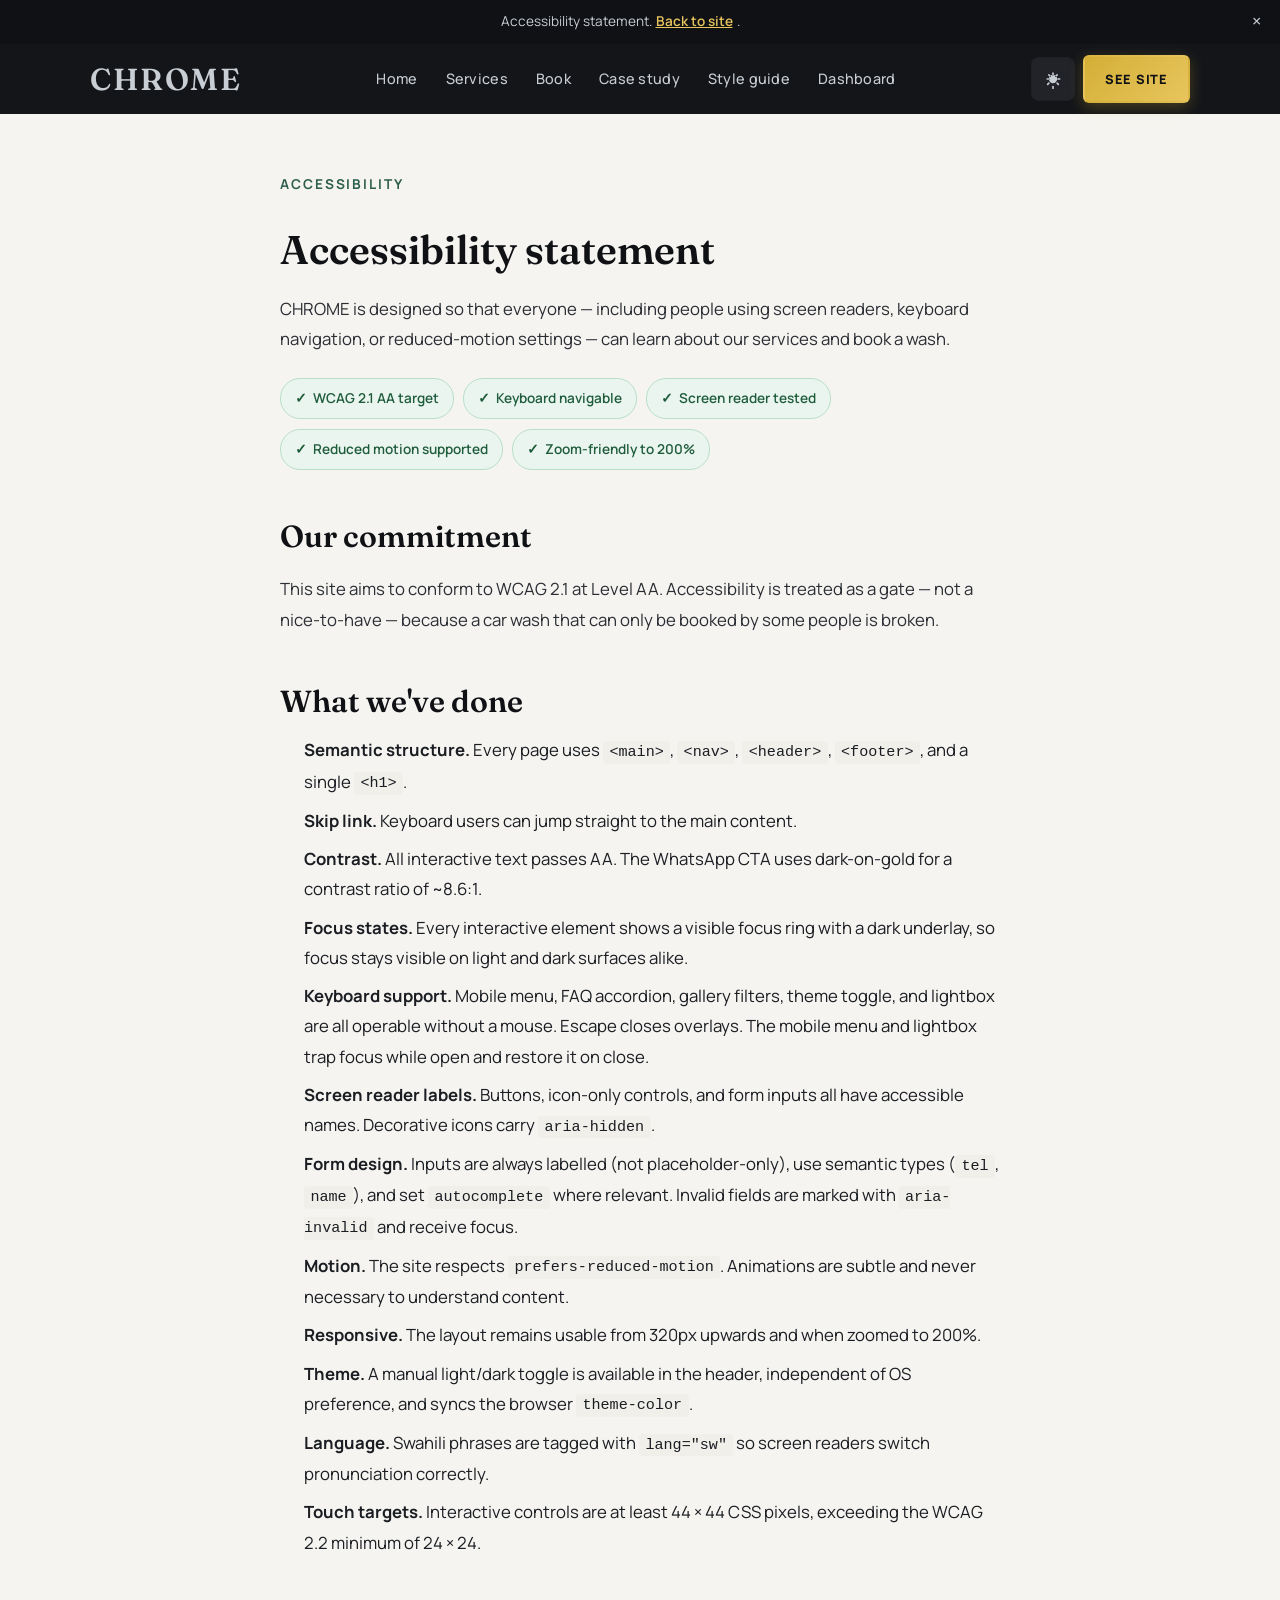
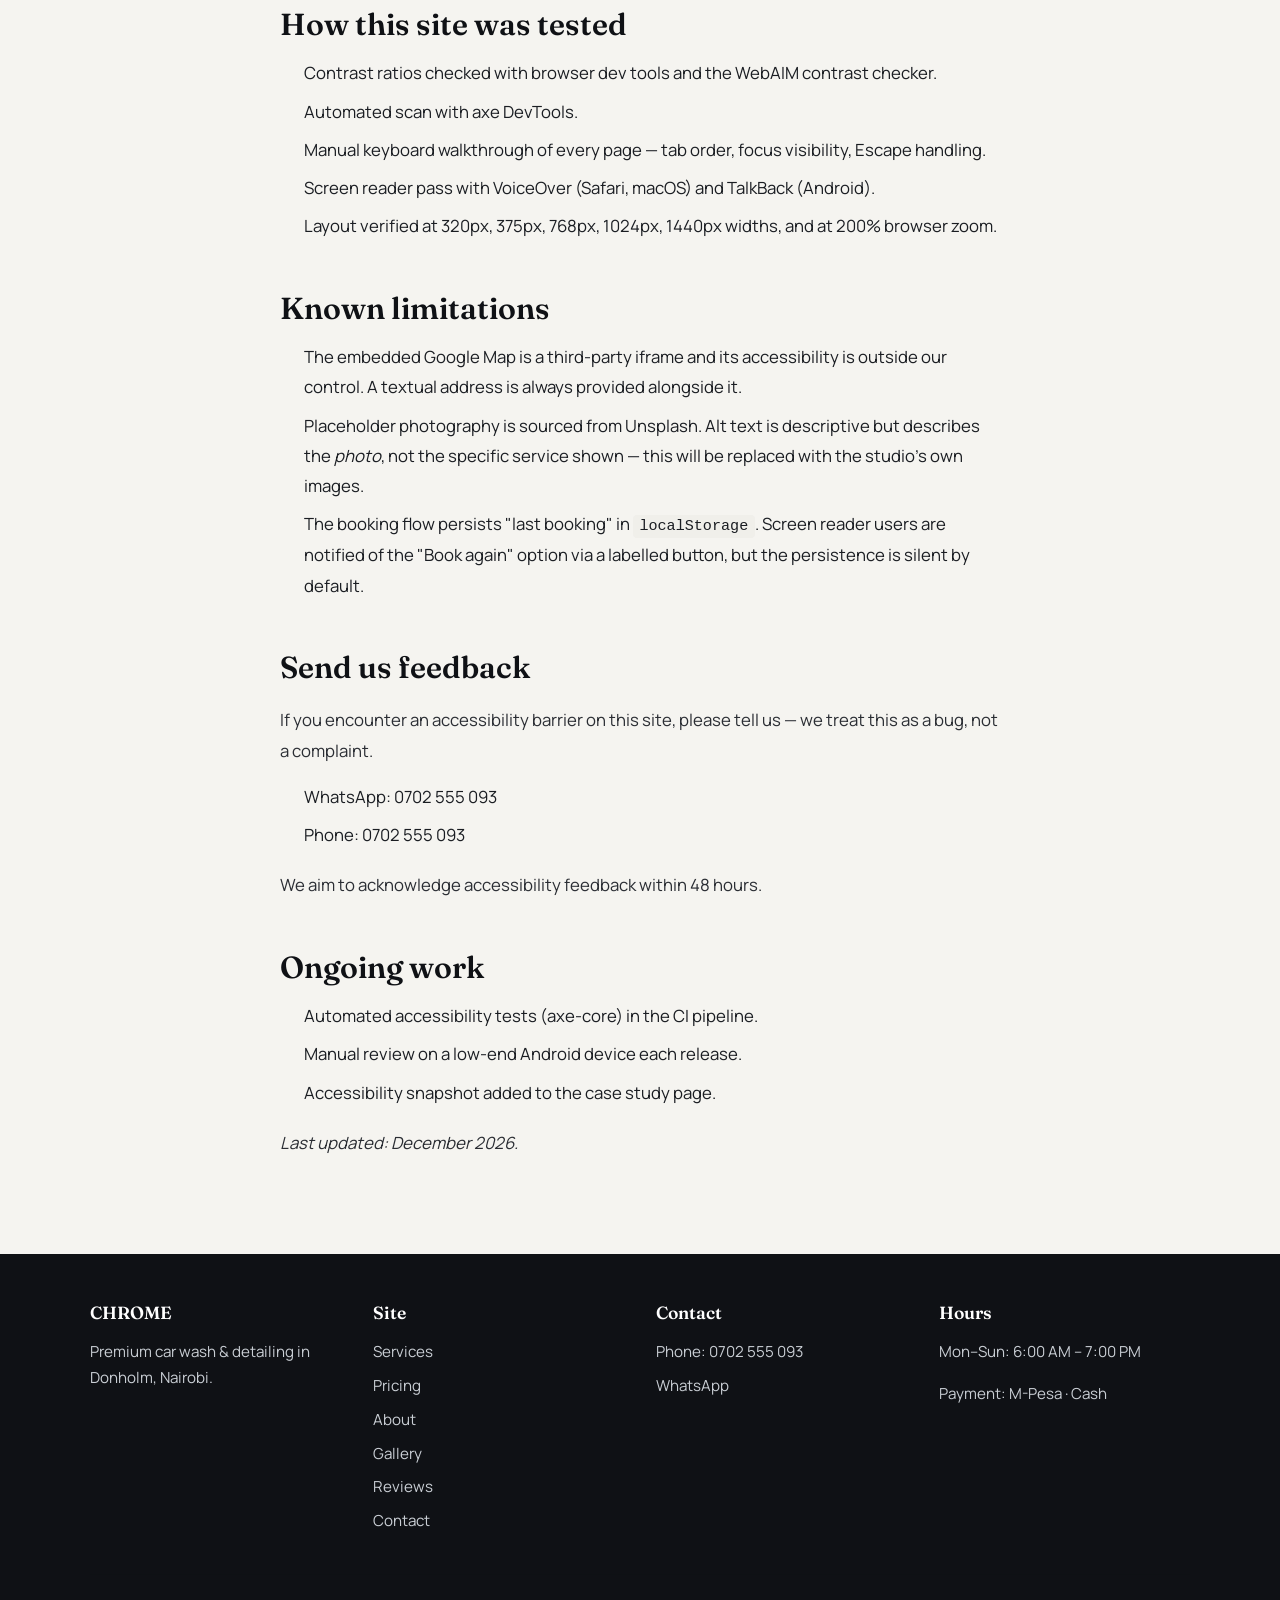
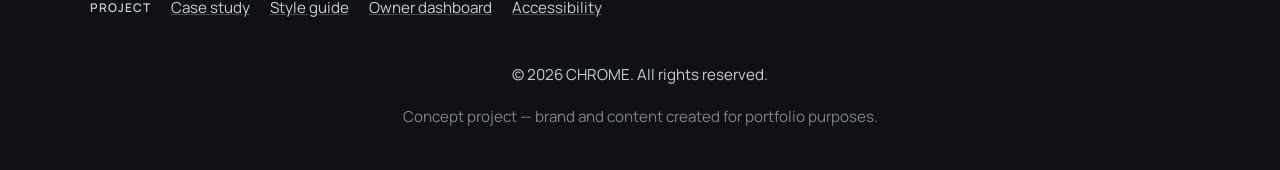
<file: accessibility.html>
<!DOCTYPE html>
<html lang="en">
<head>
  <meta charset="UTF-8">
  <meta name="viewport" content="width=device-width, initial-scale=1.0, viewport-fit=cover">
  <title>Accessibility Statement — CHROME Car Wash & Detailing</title>
  <meta name="description" content="CHROME's accessibility statement — what we tested, what we target (WCAG 2.1 AA), known limitations, and how to send feedback.">
  <meta name="theme-color" content="#0F1115">

  <meta property="og:type" content="article">
  <meta property="og:site_name" content="CHROME Car Wash & Detailing">
  <meta property="og:locale" content="en_KE">
  <meta property="og:title" content="Accessibility Statement — CHROME">
  <meta property="og:description" content="WCAG 2.1 AA target, testing notes, known limitations, and feedback channel.">
  <meta property="og:image" content="https://images.unsplash.com/photo-1607860108855-64acf2078ed9?auto=format&fit=crop&w=1200&h=630&q=75">
  <meta property="og:image:width" content="1200">
  <meta property="og:image:height" content="630">
  <meta property="og:url" content="https://chrome-carwash.example/accessibility.html">

  <meta name="twitter:card" content="summary_large_image">
  <meta name="twitter:title" content="Accessibility Statement — CHROME">
  <meta name="twitter:description" content="WCAG 2.1 AA target. Read our testing notes and known limitations.">
  <meta name="twitter:image" content="https://images.unsplash.com/photo-1607860108855-64acf2078ed9?auto=format&fit=crop&w=1200&h=630&q=75">

  <link rel="canonical" href="https://chrome-carwash.example/accessibility.html">
  <link rel="manifest" href="manifest.webmanifest">
  <link rel="apple-touch-icon" href="apple-touch-icon.png">
  <link rel="icon" href="data:image/svg+xml,%3Csvg xmlns='http://www.w3.org/2000/svg' viewBox='0 0 32 32'%3E%3Crect width='32' height='32' rx='6' fill='%230F1115'/%3E%3Ctext x='16' y='23' font-family='Georgia,serif' font-size='20' font-weight='600' text-anchor='middle' fill='%23D4AF37'%3EC%3C/text%3E%3C/svg%3E">

  <script>
    (function () {
      try {
        var t = localStorage.getItem('chrome-theme');
        if (!t) t = window.matchMedia('(prefers-color-scheme: light)').matches ? 'light' : 'dark';
        if (t === 'light') document.documentElement.setAttribute('data-theme', 'light');
        var m = document.querySelector('meta[name="theme-color"]');
        if (m) m.content = t === 'light' ? '#F5F4F0' : '#0F1115';
      } catch (e) {}
    })();
  </script>

  <link rel="preconnect" href="https://fonts.googleapis.com">
  <link rel="preconnect" href="https://fonts.gstatic.com" crossorigin>
  <link rel="preconnect" href="https://wa.me">
  <link rel="stylesheet" href="https://fonts.googleapis.com/css2?family=Fraunces:opsz,wght@9..144,500;9..144,600&family=Manrope:wght@400;500;600;700;800&display=swap" media="print" onload="this.media='all'">
  <noscript><link rel="stylesheet" href="https://fonts.googleapis.com/css2?family=Fraunces:opsz,wght@9..144,500;9..144,600&family=Manrope:wght@400;500;600;700;800&display=swap"></noscript>

  <link rel="stylesheet" href="style.css">
</head>
<body>
  <a href="#main" class="skip-link">Skip to content</a>

  <div class="announcement-bar" id="announcement-bar">
    Accessibility statement. <a href="index.html">Back to site</a>.
    <button class="announcement-dismiss" type="button" aria-label="Dismiss announcement">×</button>
  </div>

  <header class="header">
    <nav class="nav container" aria-label="Main navigation">
      <a href="index.html" class="logo" aria-label="CHROME — Home">CHROME</a>
      <ul class="nav-menu" id="nav-menu">
        <li><a href="index.html">Home</a></li>
        <li><a href="services.html">Services</a></li>
        <li><a href="book.html">Book</a></li>
        <li><a href="case-study.html">Case study</a></li>
        <li><a href="styleguide.html">Style guide</a></li>
        <li><a href="dashboard.html">Dashboard</a></li>
        <li class="nav-menu-cta"><a href="index.html" class="btn btn-whatsapp">See live site</a></li>
      </ul>
      <div class="nav-actions">
        <button class="nav-icon-btn theme-toggle" type="button" aria-label="Toggle theme" aria-pressed="false">
          <svg class="icon-moon" viewBox="0 0 24 24" aria-hidden="true"><path d="M21.64 13a1 1 0 0 0-1.05-.14 8 8 0 0 1-3.37.73 8.15 8.15 0 0 1-8.14-8.1 8.59 8.59 0 0 1 .25-2A1 1 0 0 0 8 2.36 10.14 10.14 0 1 0 22 14.05a1 1 0 0 0-.36-1.05z"/></svg>
          <svg class="icon-sun" viewBox="0 0 24 24" aria-hidden="true"><path d="M12 17a5 5 0 1 0 0-10 5 5 0 0 0 0 10zm0-13a1 1 0 0 1 1 1v2a1 1 0 0 1-2 0V5a1 1 0 0 1 1-1zm0 16a1 1 0 0 1 1 1v2a1 1 0 0 1-2 0v-2a1 1 0 0 1 1-1zM4 12a1 1 0 0 1 1-1h2a1 1 0 0 1 0 2H5a1 1 0 0 1-1-1zm13 0a1 1 0 0 1 1-1h2a1 1 0 0 1 0 2h-2a1 1 0 0 1-1-1zM6.34 6.34a1 1 0 0 1 1.41 0l1.42 1.42a1 1 0 1 1-1.41 1.41L6.34 7.76a1 1 0 0 1 0-1.42zm9.9 9.9a1 1 0 0 1 1.41 0l1.42 1.41a1 1 0 1 1-1.42 1.42l-1.41-1.42a1 1 0 0 1 0-1.41zm1.41-9.9a1 1 0 0 1 0 1.41l-1.41 1.42a1 1 0 1 1-1.42-1.42l1.42-1.41a1 1 0 0 1 1.41 0zm-9.9 9.9a1 1 0 0 1 0 1.41l-1.41 1.42a1 1 0 1 1-1.42-1.42l1.42-1.41a1 1 0 0 1 1.41 0z"/></svg>
        </button>
        <a href="index.html" class="btn btn-whatsapp nav-cta-desktop">See site</a>
        <button class="hamburger" type="button" aria-label="Open menu" aria-expanded="false" aria-controls="nav-menu">
          <span></span><span></span><span></span>
        </button>
      </div>
    </nav>
  </header>

  <main id="main">

    <section class="section section-light pt-3-5">
      <div class="container">
        <div class="article">
          <span class="eyebrow">ACCESSIBILITY</span>
          <h1 class="article-h1">Accessibility statement</h1>
          <p class="lead">CHROME is designed so that everyone — including people using screen readers, keyboard navigation, or reduced-motion settings — can learn about our services and book a wash.</p>

          <div class="a11y-badges">
            <span class="a11y-badge">WCAG 2.1 AA target</span>
            <span class="a11y-badge">Keyboard navigable</span>
            <span class="a11y-badge">Screen reader tested</span>
            <span class="a11y-badge">Reduced motion supported</span>
            <span class="a11y-badge">Zoom-friendly to 200%</span>
          </div>

          <h2>Our commitment</h2>
          <p>This site aims to conform to <a href="https://www.w3.org/TR/WCAG21/" rel="noopener">WCAG 2.1</a> at Level AA. Accessibility is treated as a gate — not a nice-to-have — because a car wash that can only be booked by some people is broken.</p>

          <h2>What we've done</h2>
          <ul>
            <li><strong>Semantic structure.</strong> Every page uses <code>&lt;main&gt;</code>, <code>&lt;nav&gt;</code>, <code>&lt;header&gt;</code>, <code>&lt;footer&gt;</code>, and a single <code>&lt;h1&gt;</code>.</li>
            <li><strong>Skip link.</strong> Keyboard users can jump straight to the main content.</li>
            <li><strong>Contrast.</strong> All interactive text passes AA. The WhatsApp CTA uses dark-on-gold for a contrast ratio of ~8.6:1.</li>
            <li><strong>Focus states.</strong> Every interactive element shows a visible focus ring with a dark underlay, so focus stays visible on light and dark surfaces alike.</li>
            <li><strong>Keyboard support.</strong> Mobile menu, FAQ accordion, gallery filters, theme toggle, and lightbox are all operable without a mouse. Escape closes overlays. The mobile menu and lightbox trap focus while open and restore it on close.</li>
            <li><strong>Screen reader labels.</strong> Buttons, icon-only controls, and form inputs all have accessible names. Decorative icons carry <code>aria-hidden</code>.</li>
            <li><strong>Form design.</strong> Inputs are always labelled (not placeholder-only), use semantic types (<code>tel</code>, <code>name</code>), and set <code>autocomplete</code> where relevant. Invalid fields are marked with <code>aria-invalid</code> and receive focus.</li>
            <li><strong>Motion.</strong> The site respects <code>prefers-reduced-motion</code>. Animations are subtle and never necessary to understand content.</li>
            <li><strong>Responsive.</strong> The layout remains usable from 320px upwards and when zoomed to 200%.</li>
            <li><strong>Theme.</strong> A manual light/dark toggle is available in the header, independent of OS preference, and syncs the browser <code>theme-color</code>.</li>
            <li><strong>Language.</strong> Swahili phrases are tagged with <code>lang="sw"</code> so screen readers switch pronunciation correctly.</li>
            <li><strong>Touch targets.</strong> Interactive controls are at least 44 × 44 CSS pixels, exceeding the WCAG 2.2 minimum of 24 × 24.</li>
          </ul>

          <h2>How this site was tested</h2>
          <ul>
            <li>Contrast ratios checked with browser dev tools and the WebAIM contrast checker.</li>
            <li>Automated scan with axe DevTools.</li>
            <li>Manual keyboard walkthrough of every page — tab order, focus visibility, Escape handling.</li>
            <li>Screen reader pass with VoiceOver (Safari, macOS) and TalkBack (Android).</li>
            <li>Layout verified at 320px, 375px, 768px, 1024px, 1440px widths, and at 200% browser zoom.</li>
          </ul>

          <h2>Known limitations</h2>
          <ul>
            <li>The embedded Google Map is a third-party iframe and its accessibility is outside our control. A textual address is always provided alongside it.</li>
            <li>Placeholder photography is sourced from Unsplash. Alt text is descriptive but describes the <em>photo</em>, not the specific service shown — this will be replaced with the studio's own images.</li>
            <li>The booking flow persists "last booking" in <code>localStorage</code>. Screen reader users are notified of the "Book again" option via a labelled button, but the persistence is silent by default.</li>
          </ul>

          <h2>Send us feedback</h2>
          <p>If you encounter an accessibility barrier on this site, please tell us — we treat this as a bug, not a complaint.</p>
          <ul>
            <li>WhatsApp: <a href="https://wa.me/254702555093">0702 555 093</a></li>
            <li>Phone: <a href="tel:+254702555093">0702 555 093</a></li>
          </ul>
          <p>We aim to acknowledge accessibility feedback within 48 hours.</p>

          <h2>Ongoing work</h2>
          <ul>
            <li>Automated accessibility tests (axe-core) in the CI pipeline.</li>
            <li>Manual review on a low-end Android device each release.</li>
            <li>Accessibility snapshot added to the case study page.</li>
          </ul>

          <p class="text-muted text-sm mt-2"><em>Last updated: <span id="a11y-updated">2025</span>.</em></p>

        </div>
      </div>
    </section>

  </main>

  <footer class="footer">
    <div class="container">
      <div class="footer-grid">
        <div><h4>CHROME</h4><p>Premium car wash &amp; detailing in Donholm, Nairobi.</p></div>
        <div><h4>Site</h4><a href="services.html">Services</a><a href="pricing.html">Pricing</a><a href="about.html">About</a><a href="gallery.html">Gallery</a><a href="reviews.html">Reviews</a><a href="contact.html">Contact</a></div>
        <div><h4>Contact</h4><a href="tel:+254702555093">Phone: 0702 555 093</a><a href="https://wa.me/254702555093">WhatsApp</a></div>
        <div><h4>Hours</h4><p>Mon–Sun: 6:00 AM – 7:00 PM</p><p>Payment: M-Pesa · Cash</p></div>
      </div>
      <div class="footer-meta">
        <span class="footer-meta-label">Project</span>
        <a href="case-study.html">Case study</a>
        <a href="styleguide.html">Style guide</a>
        <a href="dashboard.html">Owner dashboard</a>
        <a href="accessibility.html">Accessibility</a>
      </div>
      <div class="footer-bottom">
        <p>© <span id="current-year"></span> CHROME. All rights reserved.</p>
        <p class="footer-note">Concept project — brand and content created for portfolio purposes.</p>
      </div>
    </div>
  </footer>

  <button id="backToTop" class="back-to-top" type="button" aria-label="Back to top">
    <svg viewBox="0 0 24 24" fill="none" stroke="currentColor" stroke-width="2" stroke-linecap="round" stroke-linejoin="round" aria-hidden="true"><path d="M18 15l-6-6-6 6"/></svg>
  </button>

  <script src="script.js"></script>
  <script>document.getElementById('a11y-updated').textContent = new Date().toLocaleDateString('en-KE', { month: 'long', year: 'numeric' });</script>
</body>
</html>
</file>
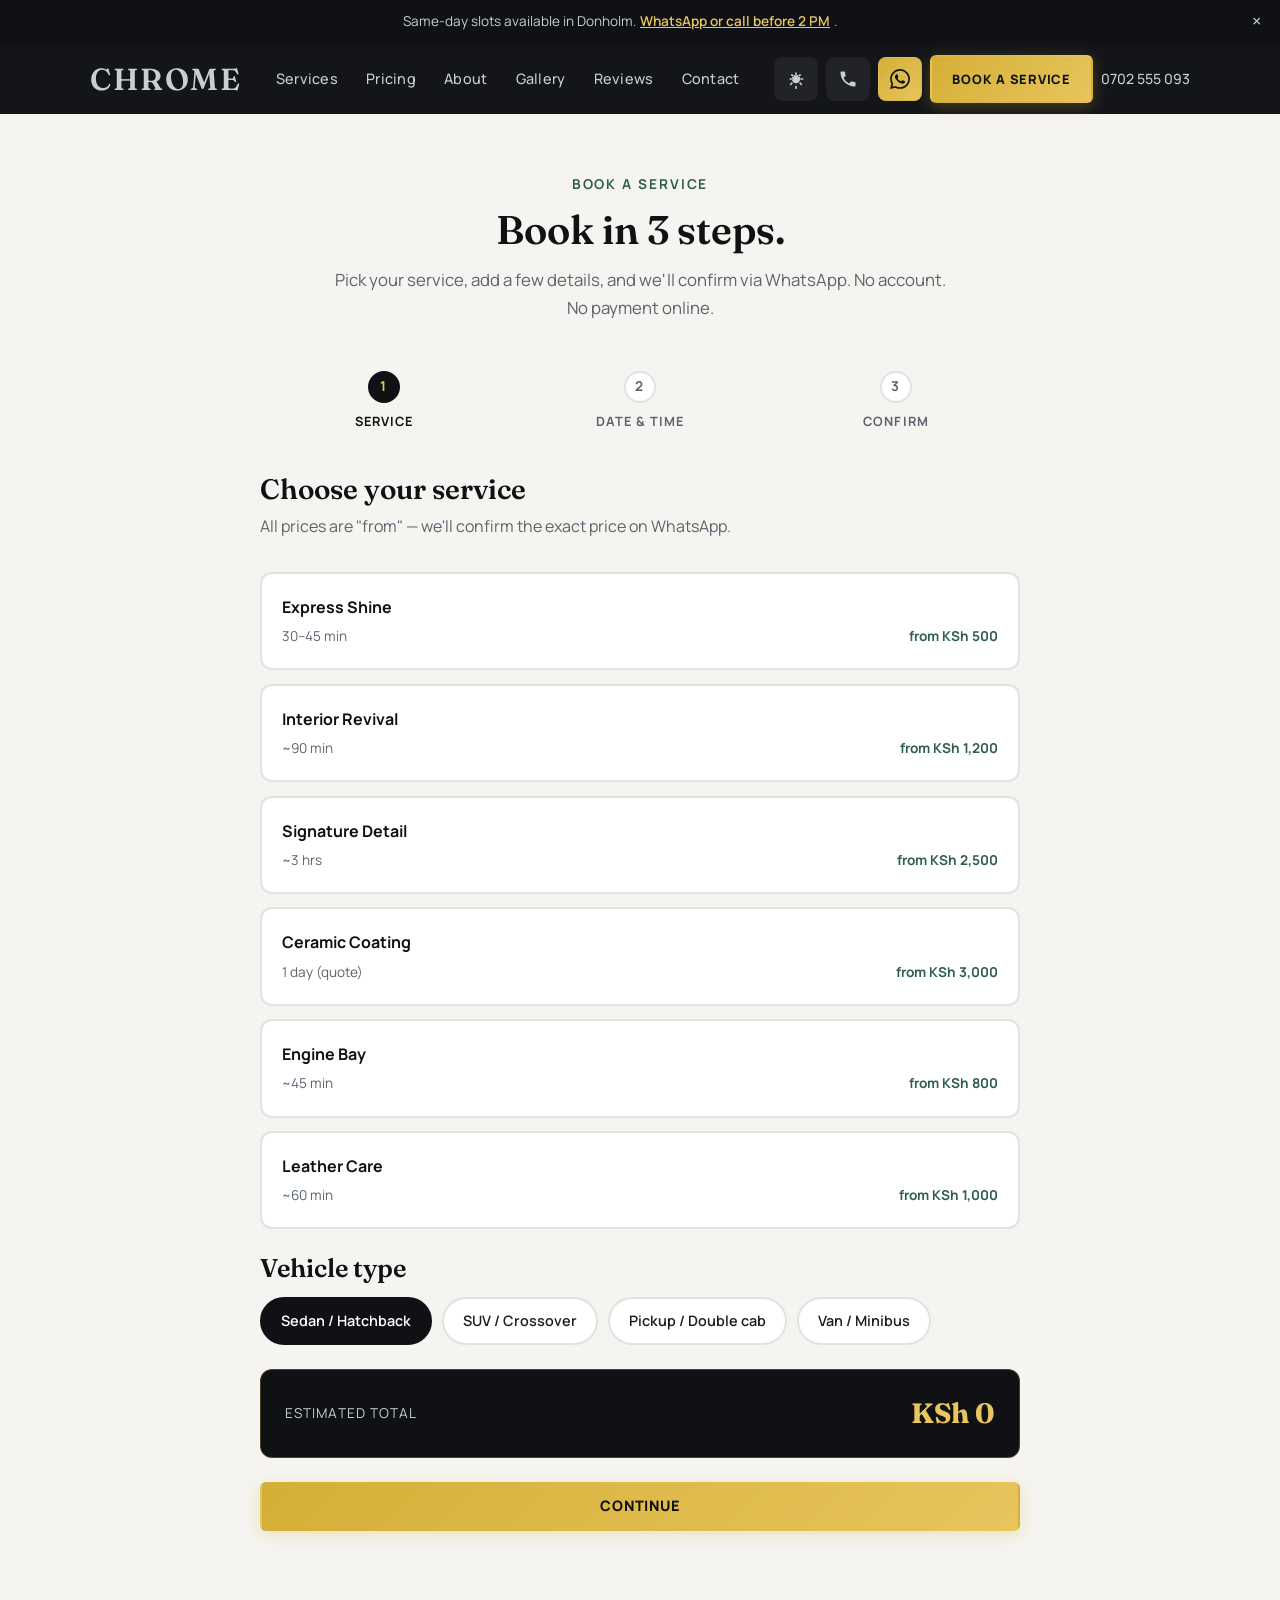
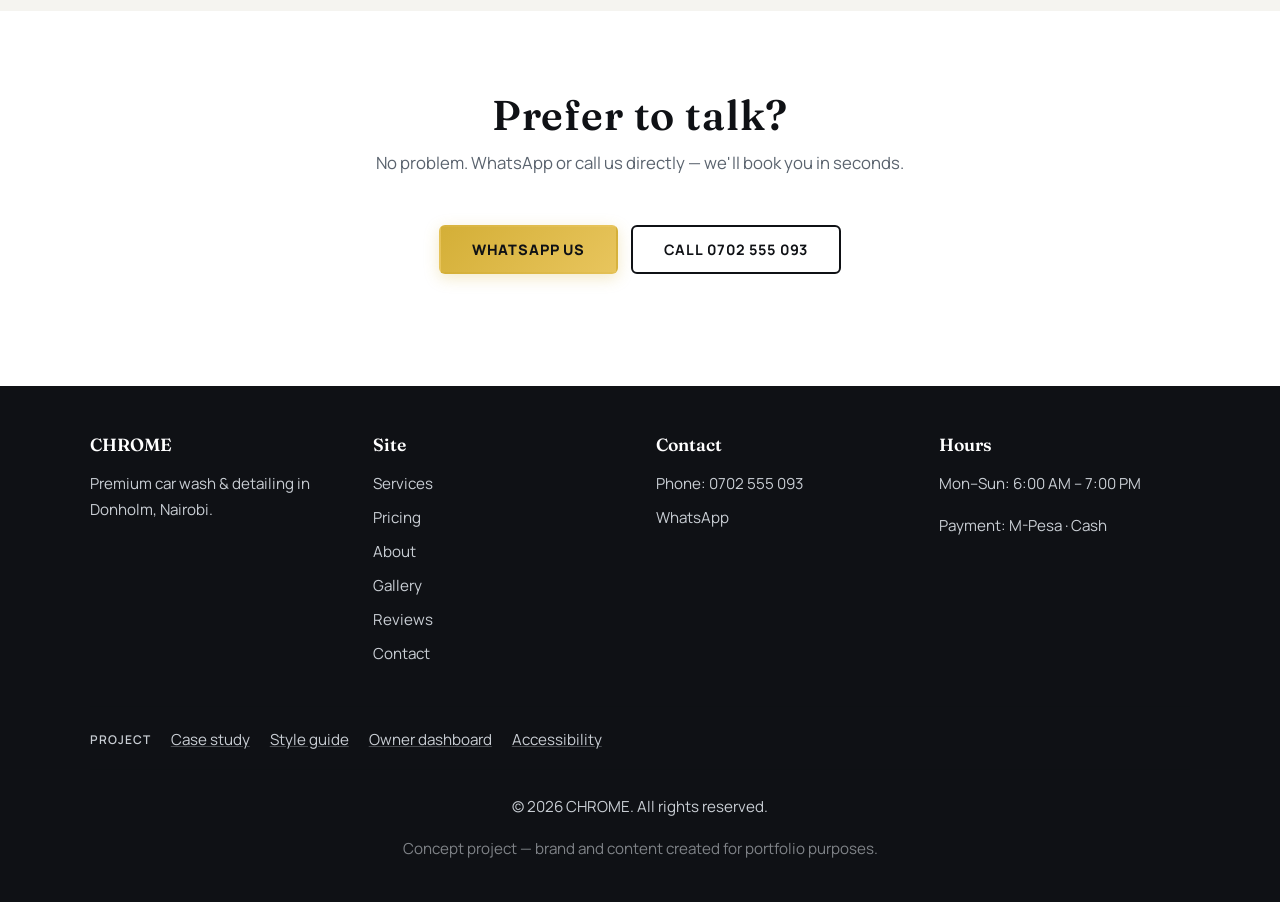
<file: book.html>
<!DOCTYPE html>
<html lang="en">
<head>
  <meta charset="UTF-8">
  <meta name="viewport" content="width=device-width, initial-scale=1.0, viewport-fit=cover">
  <title>Book a Service — CHROME Car Wash & Detailing Donholm, Nairobi</title>
  <meta name="description" content="Book your car wash or detailing service at CHROME in Donholm. Pick your service, vehicle, date, and time. Confirm via WhatsApp in 30 seconds.">
  <meta name="theme-color" content="#0F1115">

  <meta property="og:type" content="website">
  <meta property="og:site_name" content="CHROME Car Wash & Detailing">
  <meta property="og:locale" content="en_KE">
  <meta property="og:title" content="Book a Service — CHROME Car Wash & Detailing">
  <meta property="og:description" content="Pick your service, vehicle, date, and time. Confirm via WhatsApp in 30 seconds.">
  <meta property="og:image" content="https://images.unsplash.com/photo-1607860108855-64acf2078ed9?auto=format&fit=crop&w=1200&h=630&q=75">
  <meta property="og:image:width" content="1200">
  <meta property="og:image:height" content="630">
  <meta property="og:url" content="https://chrome-carwash.example/book.html">

  <meta name="twitter:card" content="summary_large_image">
  <meta name="twitter:title" content="Book a Service — CHROME Car Wash & Detailing">
  <meta name="twitter:description" content="3-step booking. Confirm via WhatsApp in 30 seconds.">
  <meta name="twitter:image" content="https://images.unsplash.com/photo-1607860108855-64acf2078ed9?auto=format&fit=crop&w=1200&h=630&q=75">

  <link rel="canonical" href="https://chrome-carwash.example/book.html">
  <link rel="manifest" href="manifest.webmanifest">
  <link rel="apple-touch-icon" href="apple-touch-icon.png">
  <link rel="icon" href="data:image/svg+xml,%3Csvg xmlns='http://www.w3.org/2000/svg' viewBox='0 0 32 32'%3E%3Crect width='32' height='32' rx='6' fill='%230F1115'/%3E%3Ctext x='16' y='23' font-family='Georgia,serif' font-size='20' font-weight='600' text-anchor='middle' fill='%23D4AF37'%3EC%3C/text%3E%3C/svg%3E">

  <script>
    (function () {
      try {
        var t = localStorage.getItem('chrome-theme');
        if (!t) t = window.matchMedia('(prefers-color-scheme: light)').matches ? 'light' : 'dark';
        if (t === 'light') document.documentElement.setAttribute('data-theme', 'light');
        var m = document.querySelector('meta[name="theme-color"]');
        if (m) m.content = t === 'light' ? '#F5F4F0' : '#0F1115';
      } catch (e) {}
    })();
  </script>

  <link rel="preconnect" href="https://fonts.googleapis.com">
  <link rel="preconnect" href="https://fonts.gstatic.com" crossorigin>
  <link rel="preconnect" href="https://images.unsplash.com">
  <link rel="preconnect" href="https://wa.me">
  <link rel="stylesheet" href="https://fonts.googleapis.com/css2?family=Fraunces:opsz,wght@9..144,500;9..144,600&family=Manrope:wght@400;500;600;700;800&display=swap" media="print" onload="this.media='all'">
  <noscript><link rel="stylesheet" href="https://fonts.googleapis.com/css2?family=Fraunces:opsz,wght@9..144,500;9..144,600&family=Manrope:wght@400;500;600;700;800&display=swap"></noscript>

  <link rel="stylesheet" href="style.css">
</head>
<body>
  <a href="#main" class="skip-link">Skip to content</a>

  <div class="announcement-bar" id="announcement-bar">
    Same-day slots available in Donholm.
    <a href="https://wa.me/254702555093?text=Hello%20CHROME%2C%20I%20want%20to%20book%20a%20same-day%20slot.">WhatsApp or call before 2 PM</a>.
    <button class="announcement-dismiss" type="button" aria-label="Dismiss announcement">×</button>
  </div>

  <header class="header">
    <nav class="nav container" aria-label="Main navigation">
      <a href="index.html" class="logo" aria-label="CHROME — Home">CHROME</a>
      <ul class="nav-menu" id="nav-menu">
        <li><a href="services.html">Services</a></li>
        <li><a href="pricing.html">Pricing</a></li>
        <li><a href="about.html">About</a></li>
        <li><a href="gallery.html">Gallery</a></li>
        <li><a href="reviews.html">Reviews</a></li>
        <li><a href="contact.html">Contact</a></li>
        <li class="nav-menu-cta"><a href="book.html" class="btn btn-whatsapp">Book a service</a></li>
        <li class="nav-menu-cta"><a href="tel:+254702555093" class="phone-link">Call 0702 555 093</a></li>
      </ul>
      <div class="nav-actions">
        <button class="nav-icon-btn theme-toggle" type="button" aria-label="Toggle theme" aria-pressed="false">
          <svg class="icon-moon" viewBox="0 0 24 24" aria-hidden="true"><path d="M21.64 13a1 1 0 0 0-1.05-.14 8 8 0 0 1-3.37.73 8.15 8.15 0 0 1-8.14-8.1 8.59 8.59 0 0 1 .25-2A1 1 0 0 0 8 2.36 10.14 10.14 0 1 0 22 14.05a1 1 0 0 0-.36-1.05z"/></svg>
          <svg class="icon-sun" viewBox="0 0 24 24" aria-hidden="true"><path d="M12 17a5 5 0 1 0 0-10 5 5 0 0 0 0 10zm0-13a1 1 0 0 1 1 1v2a1 1 0 0 1-2 0V5a1 1 0 0 1 1-1zm0 16a1 1 0 0 1 1 1v2a1 1 0 0 1-2 0v-2a1 1 0 0 1 1-1zM4 12a1 1 0 0 1 1-1h2a1 1 0 0 1 0 2H5a1 1 0 0 1-1-1zm13 0a1 1 0 0 1 1-1h2a1 1 0 0 1 0 2h-2a1 1 0 0 1-1-1zM6.34 6.34a1 1 0 0 1 1.41 0l1.42 1.42a1 1 0 1 1-1.41 1.41L6.34 7.76a1 1 0 0 1 0-1.42zm9.9 9.9a1 1 0 0 1 1.41 0l1.42 1.41a1 1 0 1 1-1.42 1.42l-1.41-1.42a1 1 0 0 1 0-1.41zm1.41-9.9a1 1 0 0 1 0 1.41l-1.41 1.42a1 1 0 1 1-1.42-1.42l1.42-1.41a1 1 0 0 1 1.41 0zm-9.9 9.9a1 1 0 0 1 0 1.41l-1.41 1.42a1 1 0 1 1-1.42-1.42l1.42-1.41a1 1 0 0 1 1.41 0z"/></svg>
        </button>
        <a href="tel:+254702555093" class="nav-icon-btn" aria-label="Call 0702 555 093">
          <svg viewBox="0 0 24 24" aria-hidden="true"><path d="M20 15.5c-1.25 0-2.45-.2-3.57-.57a1 1 0 0 0-1.02.24l-2.2 2.2a15.05 15.05 0 0 1-6.59-6.58l2.2-2.21a1 1 0 0 0 .25-1.02A11.36 11.36 0 0 1 8.5 4a1 1 0 0 0-1-1H4a1 1 0 0 0-1 1 17 17 0 0 0 17 17 1 1 0 0 0 1-1v-3.5a1 1 0 0 0-1-1z"/></svg>
        </a>
        <a href="https://wa.me/254702555093" class="nav-icon-btn nav-icon-btn-wa" aria-label="WhatsApp us">
          <svg viewBox="0 0 24 24" aria-hidden="true"><path d="M17.47 14.38c-.3-.15-1.76-.87-2.03-.97-.27-.1-.47-.15-.67.15-.2.3-.77.97-1 1.16-.2.2-.34.22-.63.08-.3-.15-1.26-.46-2.4-1.48-.88-.79-1.48-1.76-1.65-2.06-.17-.3-.02-.46.13-.6.13-.14.3-.35.45-.52.15-.17.2-.3.3-.5.1-.2.05-.37-.03-.52-.07-.15-.67-1.6-.92-2.2-.24-.58-.49-.5-.67-.51h-.57c-.2 0-.52.07-.79.37-.27.3-1.04 1.02-1.04 2.48 0 1.46 1.07 2.87 1.21 3.07.15.2 2.1 3.2 5.08 4.49.71.3 1.26.49 1.69.62.71.23 1.36.2 1.87.12.57-.08 1.76-.72 2-1.41.25-.7.25-1.29.17-1.41-.07-.13-.27-.2-.57-.35M12.05 22a9.9 9.9 0 0 1-5.03-1.38l-.36-.21-3.74.98 1-3.65-.24-.37A9.86 9.86 0 0 1 2.17 12.1C2.17 6.65 6.6 2.22 12.05 2.22c2.64 0 5.12 1.03 6.99 2.9a9.82 9.82 0 0 1 2.89 6.99c0 5.45-4.44 9.89-9.88 9.89m8.41-18.3A11.8 11.8 0 0 0 12.05 0C5.5 0 .16 5.34.16 11.9c0 2.1.55 4.14 1.59 5.95L.06 24l6.3-1.65a11.9 11.9 0 0 0 5.69 1.45c6.55 0 11.89-5.34 11.89-11.9 0-3.18-1.24-6.16-3.48-8.4z"/></svg>
        </a>
        <a href="book.html" class="btn btn-whatsapp nav-cta-desktop">Book a service</a>
        <a href="tel:+254702555093" class="nav-phone-desktop">0702 555 093</a>
        <button class="hamburger" type="button" aria-label="Open menu" aria-expanded="false" aria-controls="nav-menu">
          <span></span><span></span><span></span>
        </button>
      </div>
    </nav>
  </header>

  <main id="main">

    <section class="section section-light pt-3-5">
      <div class="container">
        <div class="booking-shell" id="booking-shell">

          <div class="section-title">
            <span class="eyebrow">BOOK A SERVICE</span>
            <h1 class="article-h1">Book in 3 steps.</h1>
            <p>Pick your service, add a few details, and we'll confirm via WhatsApp. No account. No payment online.</p>
          </div>

          <div id="last-booking-banner" class="last-booking-banner" aria-live="polite" hidden></div>

          <div class="booking-progress" role="list" aria-label="Booking progress">
            <div class="booking-step active" data-step="1" role="listitem">Service</div>
            <div class="booking-step" data-step="2" role="listitem">Date &amp; time</div>
            <div class="booking-step" data-step="3" role="listitem">Confirm</div>
          </div>

          <div class="booking-panel active" data-panel="1">
            <h2>Choose your service</h2>
            <p class="sub">All prices are "from" — we'll confirm the exact price on WhatsApp.</p>

            <div class="choice-grid" id="service-choices"></div>

            <h3 class="mt-1">Vehicle type</h3>
            <div class="pill-row" id="vehicle-options"></div>

            <div class="booking-total" aria-live="polite">
              <span class="booking-total-label">Estimated total</span>
              <span class="booking-total-value" data-booking-total>KSh 0</span>
            </div>

            <div class="booking-nav">
              <button type="button" class="btn btn-whatsapp" id="btn-to-step-2" disabled>Continue</button>
            </div>
          </div>

          <div class="booking-panel" data-panel="2">
            <h2>Pick a date &amp; time</h2>
            <p class="sub">We're open every day from 6 AM to 7 PM. Select a slot below.</p>

            <h3>Choose a day</h3>
            <div class="datetime-grid" id="date-slots"></div>

            <h3 class="mt-1">Choose a time</h3>
            <div class="datetime-grid" id="time-slots"></div>

            <h3 class="mt-1">Add-ons (optional)</h3>
            <div class="addon-list" id="addon-list"></div>

            <div class="booking-total" aria-live="polite">
              <span class="booking-total-label">Estimated total</span>
              <span class="booking-total-value" data-booking-total>KSh 0</span>
            </div>

            <div class="booking-nav">
              <button type="button" class="btn btn-outline" id="btn-back-1">Back</button>
              <button type="button" class="btn btn-whatsapp" id="btn-to-step-3" disabled>Continue</button>
            </div>
          </div>

          <div class="booking-panel" data-panel="3">
            <h2>Review &amp; confirm</h2>
            <p class="sub">Check your details. Tapping "Confirm on WhatsApp" opens a chat with your booking pre-filled.</p>

            <div class="summary-list" id="booking-summary"></div>

            <p class="text-muted text-sm">By tapping confirm, WhatsApp will open with your details. Send the message to lock your slot. You pay on-site after we finish — M-Pesa or cash.</p>

            <div class="booking-nav">
              <button type="button" class="btn btn-outline" id="btn-back-2">Back</button>
              <button type="button" class="btn btn-whatsapp" id="btn-submit">Confirm on WhatsApp</button>
            </div>
          </div>

        </div>
      </div>
    </section>

    <section class="section">
      <div class="container">
        <div class="section-title">
          <h2>Prefer to talk?</h2>
          <p>No problem. WhatsApp or call us directly — we'll book you in seconds.</p>
        </div>
        <div class="hero-cta hero-cta-center">
          <a href="https://wa.me/254702555093?text=Hello%20CHROME%2C%20I%27d%20like%20to%20book%20a%20service." class="btn btn-whatsapp">WhatsApp Us</a>
          <a href="tel:+254702555093" class="btn btn-outline">Call 0702 555 093</a>
        </div>
      </div>
    </section>

  </main>

  <footer class="footer">
    <div class="container">
      <div class="footer-grid">
        <div><h4>CHROME</h4><p>Premium car wash &amp; detailing in Donholm, Nairobi.</p></div>
        <div><h4>Site</h4><a href="services.html">Services</a><a href="pricing.html">Pricing</a><a href="about.html">About</a><a href="gallery.html">Gallery</a><a href="reviews.html">Reviews</a><a href="contact.html">Contact</a></div>
        <div><h4>Contact</h4><a href="tel:+254702555093">Phone: 0702 555 093</a><a href="https://wa.me/254702555093">WhatsApp</a></div>
        <div><h4>Hours</h4><p>Mon–Sun: 6:00 AM – 7:00 PM</p><p>Payment: M-Pesa · Cash</p></div>
      </div>
      <div class="footer-meta">
        <span class="footer-meta-label">Project</span>
        <a href="case-study.html">Case study</a>
        <a href="styleguide.html">Style guide</a>
        <a href="dashboard.html">Owner dashboard</a>
        <a href="accessibility.html">Accessibility</a>
      </div>
      <div class="footer-bottom">
        <p>© <span id="current-year"></span> CHROME. All rights reserved.</p>
        <p class="footer-note">Concept project — brand and content created for portfolio purposes.</p>
      </div>
    </div>
  </footer>

  <a href="https://wa.me/254702555093" class="floating-whatsapp" aria-label="Chat on WhatsApp">
    <svg viewBox="0 0 24 24" fill="#fff" aria-hidden="true"><path d="M17.47 14.38c-.3-.15-1.76-.87-2.03-.97-.27-.1-.47-.15-.67.15-.2.3-.77.97-1 1.16-.2.2-.34.22-.63.08-.3-.15-1.26-.46-2.4-1.48-.88-.79-1.48-1.76-1.65-2.06-.17-.3-.02-.46.13-.6.13-.14.3-.35.45-.52.15-.17.2-.3.3-.5.1-.2.05-.37-.03-.52-.07-.15-.67-1.6-.92-2.2-.24-.58-.49-.5-.67-.51h-.57c-.2 0-.52.07-.79.37-.27.3-1.04 1.02-1.04 2.48 0 1.46 1.07 2.87 1.21 3.07.15.2 2.1 3.2 5.08 4.49.71.3 1.26.49 1.69.62.71.23 1.36.2 1.87.12.57-.08 1.76-.72 2-1.41.25-.7.25-1.29.17-1.41-.07-.13-.27-.2-.57-.35M12.05 22a9.9 9.9 0 0 1-5.03-1.38l-.36-.21-3.74.98 1-3.65-.24-.37A9.86 9.86 0 0 1 2.17 12.1C2.17 6.65 6.6 2.22 12.05 2.22c2.64 0 5.12 1.03 6.99 2.9a9.82 9.82 0 0 1 2.89 6.99c0 5.45-4.44 9.89-9.88 9.89m8.41-18.3A11.8 11.8 0 0 0 12.05 0C5.5 0 .16 5.34.16 11.9c0 2.1.55 4.14 1.59 5.95L.06 24l6.3-1.65a11.9 11.9 0 0 0 5.69 1.45c6.55 0 11.89-5.34 11.89-11.9 0-3.18-1.24-6.16-3.48-8.4z"/></svg>
  </a>

  <button id="backToTop" class="back-to-top" type="button" aria-label="Back to top">
    <svg viewBox="0 0 24 24" fill="none" stroke="currentColor" stroke-width="2" stroke-linecap="round" stroke-linejoin="round" aria-hidden="true"><path d="M18 15l-6-6-6 6"/></svg>
  </button>

  <script src="script.js"></script>
  <script src="booking.js"></script>
</body>
</html>
</file>
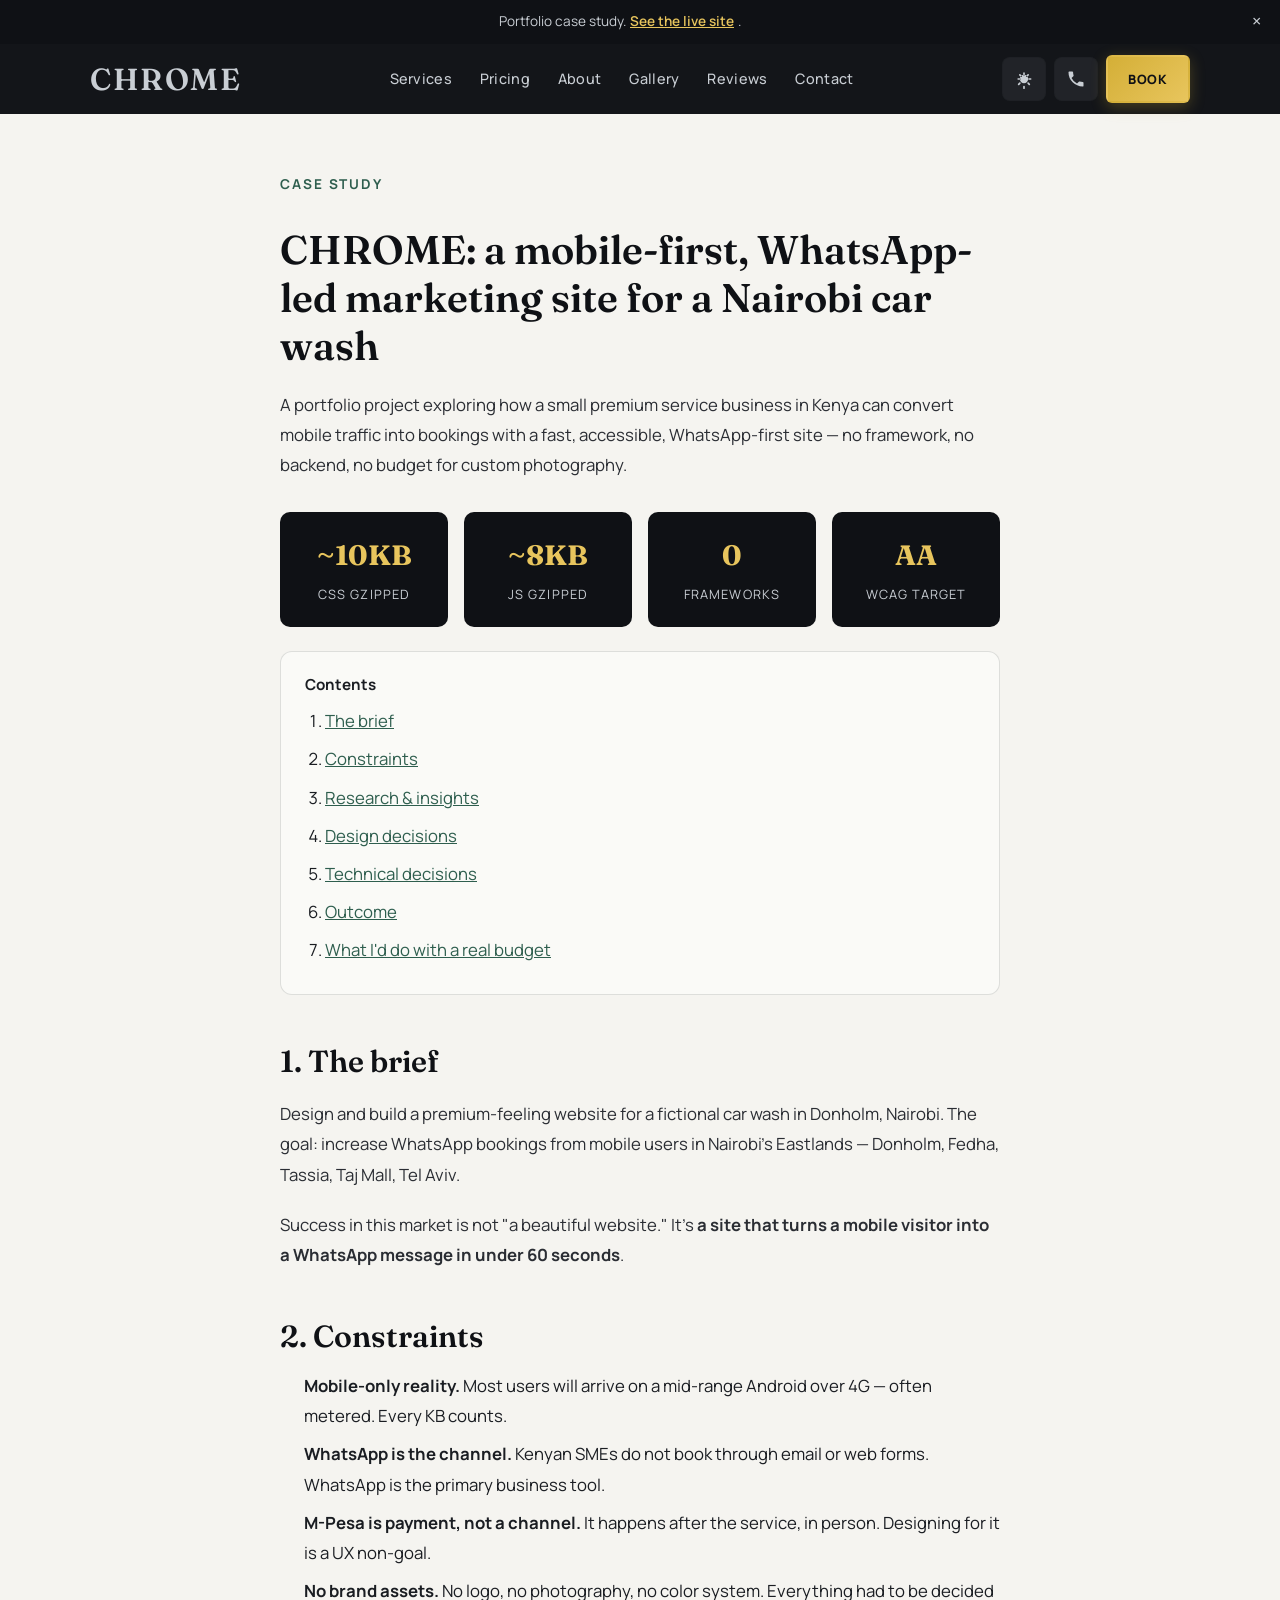
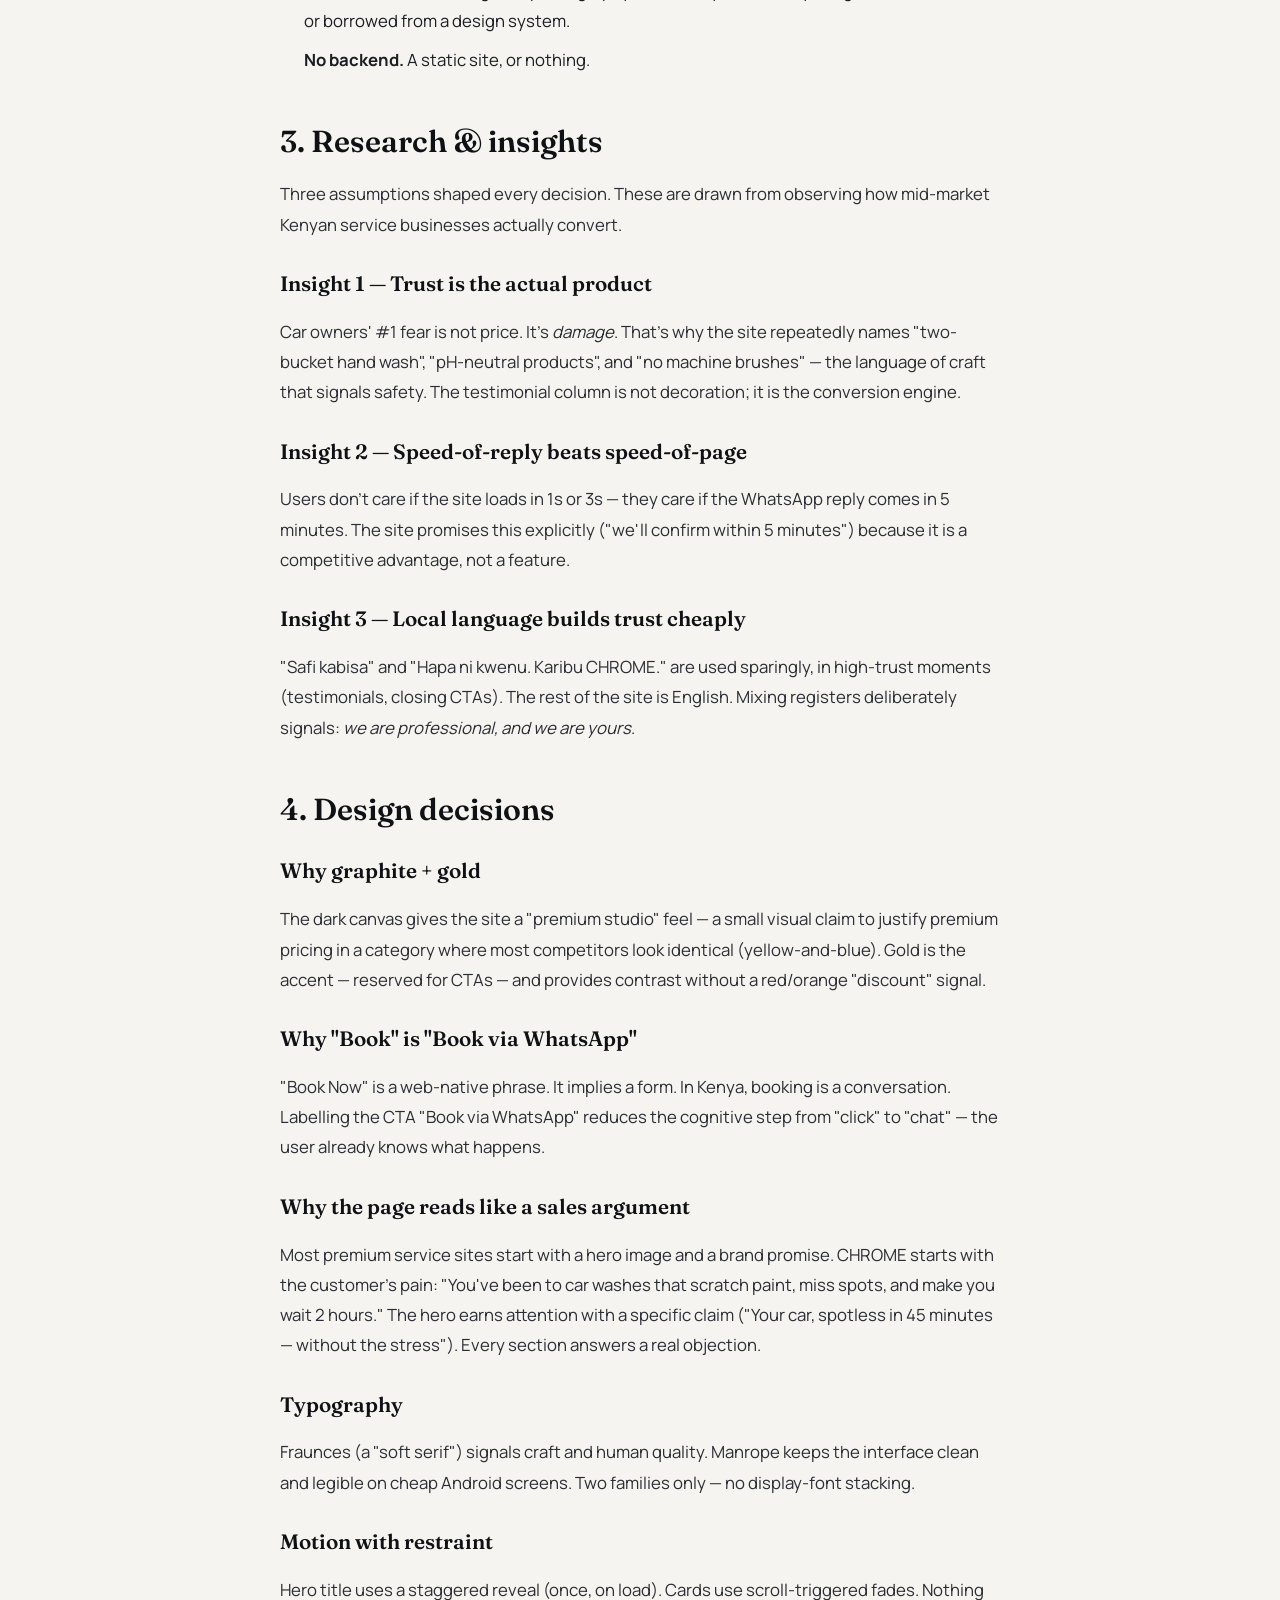
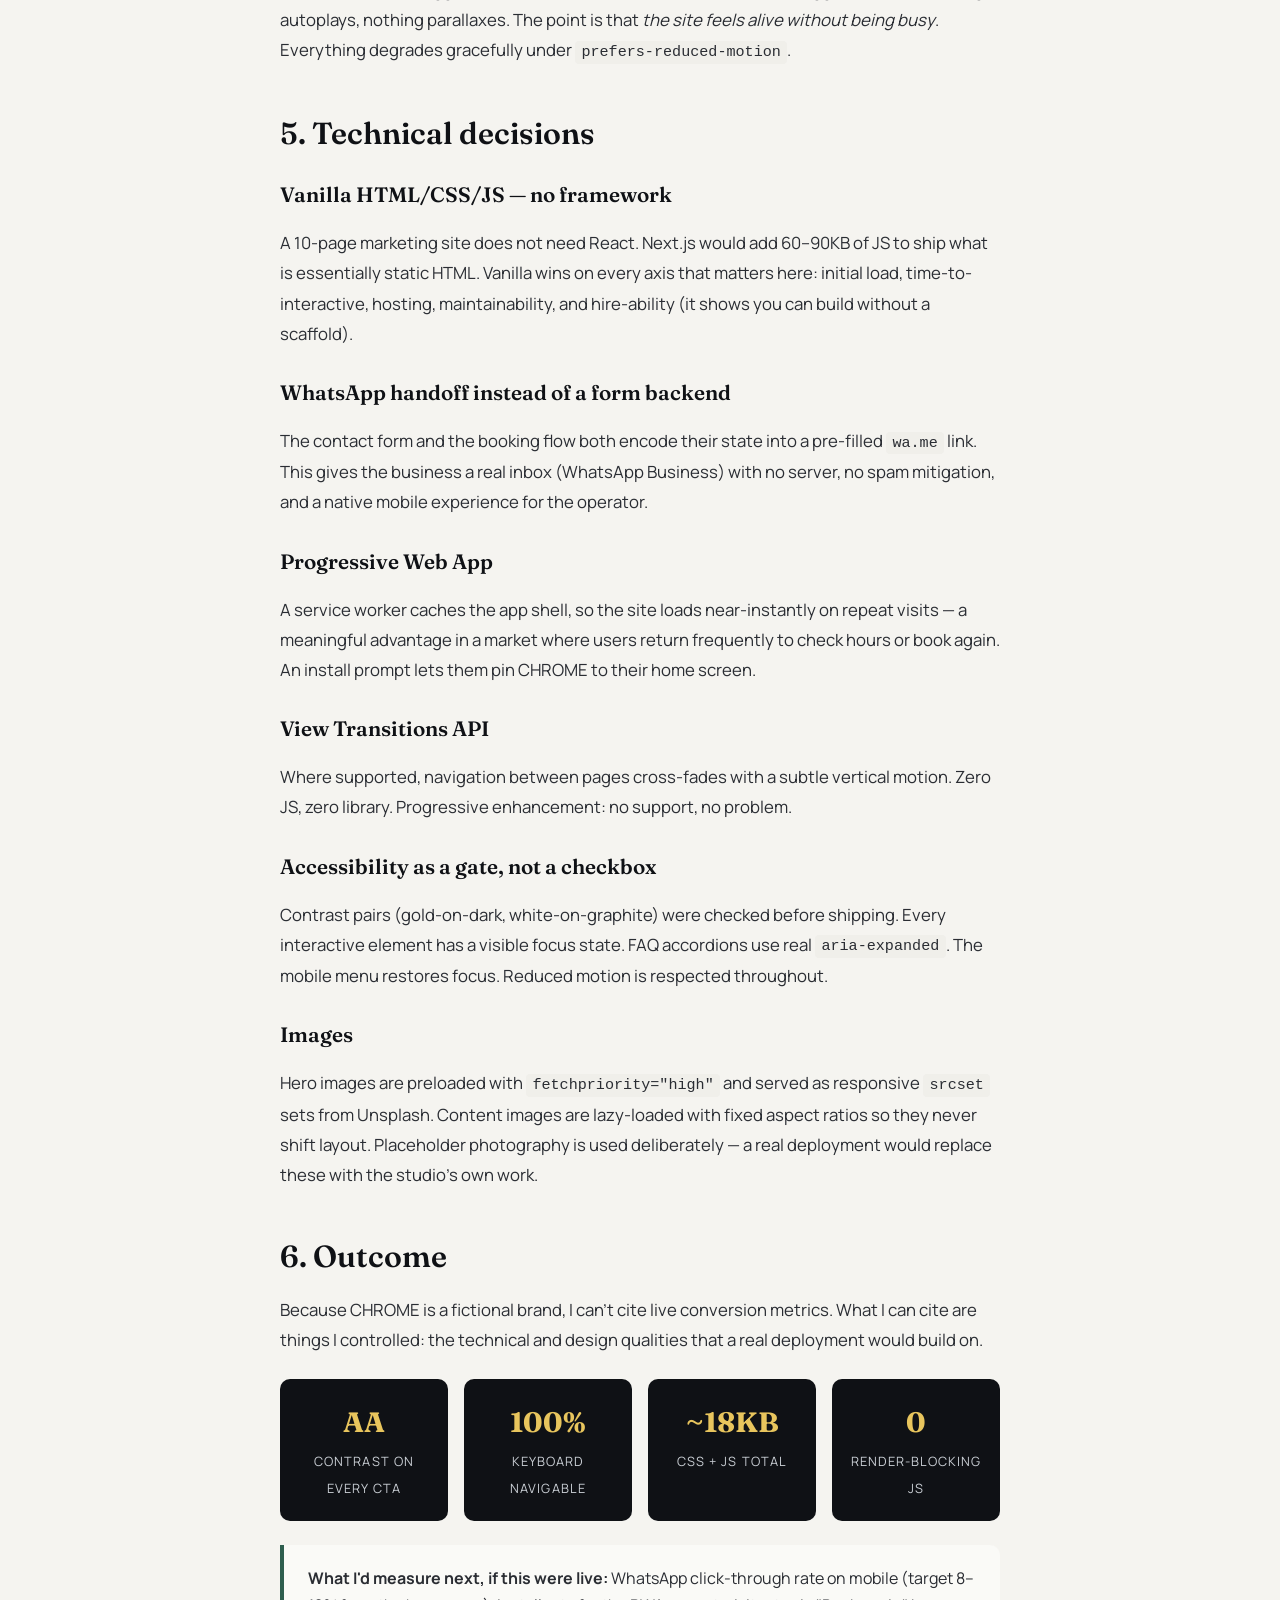
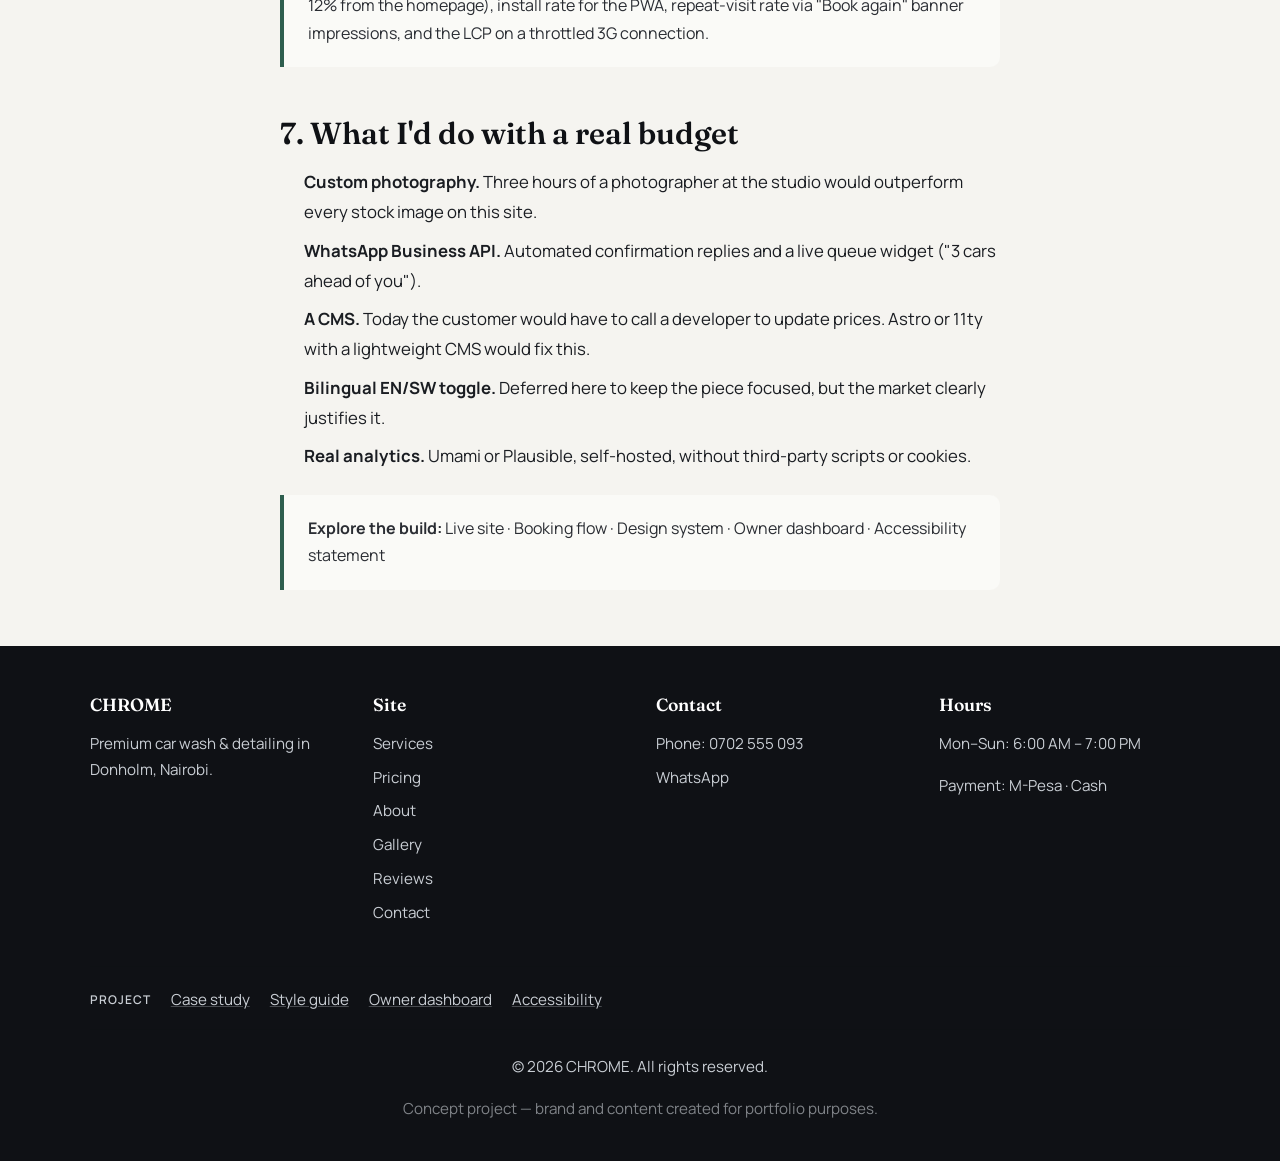
<file: case-study.html>
<!DOCTYPE html>
<html lang="en">
<head>
  <meta charset="UTF-8">
  <meta name="viewport" content="width=device-width, initial-scale=1.0, viewport-fit=cover">
  <title>Case Study — CHROME Car Wash & Detailing</title>
  <meta name="description" content="How and why CHROME was designed and built — a mobile-first, WhatsApp-led marketing site for a Nairobi car wash. Design decisions, technical choices, and outcomes.">
  <meta name="theme-color" content="#0F1115">

  <meta property="og:type" content="article">
  <meta property="og:site_name" content="CHROME Car Wash & Detailing">
  <meta property="og:locale" content="en_KE">
  <meta property="og:title" content="Case Study — CHROME Car Wash">
  <meta property="og:description" content="How and why CHROME was designed — a mobile-first, WhatsApp-led site for a Nairobi car wash.">
  <meta property="og:image" content="https://images.unsplash.com/photo-1607860108855-64acf2078ed9?auto=format&fit=crop&w=1200&h=630&q=75">
  <meta property="og:image:width" content="1200">
  <meta property="og:image:height" content="630">
  <meta property="og:url" content="https://chrome-carwash.example/case-study.html">

  <meta name="twitter:card" content="summary_large_image">
  <meta name="twitter:title" content="Case Study — CHROME Car Wash">
  <meta name="twitter:description" content="How and why CHROME was designed — a mobile-first, WhatsApp-led site for a Nairobi car wash.">
  <meta name="twitter:image" content="https://images.unsplash.com/photo-1607860108855-64acf2078ed9?auto=format&fit=crop&w=1200&h=630&q=75">

  <link rel="canonical" href="https://chrome-carwash.example/case-study.html">
  <link rel="manifest" href="manifest.webmanifest">
  <link rel="apple-touch-icon" href="apple-touch-icon.png">
  <link rel="icon" href="data:image/svg+xml,%3Csvg xmlns='http://www.w3.org/2000/svg' viewBox='0 0 32 32'%3E%3Crect width='32' height='32' rx='6' fill='%230F1115'/%3E%3Ctext x='16' y='23' font-family='Georgia,serif' font-size='20' font-weight='600' text-anchor='middle' fill='%23D4AF37'%3EC%3C/text%3E%3C/svg%3E">

  <script>
    (function () {
      try {
        var t = localStorage.getItem('chrome-theme');
        if (!t) t = window.matchMedia('(prefers-color-scheme: light)').matches ? 'light' : 'dark';
        if (t === 'light') document.documentElement.setAttribute('data-theme', 'light');
        var m = document.querySelector('meta[name="theme-color"]');
        if (m) m.content = t === 'light' ? '#F5F4F0' : '#0F1115';
      } catch (e) {}
    })();
  </script>

  <link rel="preconnect" href="https://fonts.googleapis.com">
  <link rel="preconnect" href="https://fonts.gstatic.com" crossorigin>
  <link rel="preconnect" href="https://wa.me">
  <link rel="stylesheet" href="https://fonts.googleapis.com/css2?family=Fraunces:opsz,wght@9..144,500;9..144,600&family=Manrope:wght@400;500;600;700;800&display=swap" media="print" onload="this.media='all'">
  <noscript><link rel="stylesheet" href="https://fonts.googleapis.com/css2?family=Fraunces:opsz,wght@9..144,500;9..144,600&family=Manrope:wght@400;500;600;700;800&display=swap"></noscript>

  <link rel="stylesheet" href="style.css">
</head>
<body>
  <a href="#main" class="skip-link">Skip to content</a>

  <div class="announcement-bar" id="announcement-bar">
    Portfolio case study. <a href="index.html">See the live site</a>.
    <button class="announcement-dismiss" type="button" aria-label="Dismiss announcement">×</button>
  </div>

  <header class="header">
    <nav class="nav container" aria-label="Main navigation">
      <a href="index.html" class="logo" aria-label="CHROME — Home">CHROME</a>
      <ul class="nav-menu" id="nav-menu">
        <li><a href="services.html">Services</a></li>
        <li><a href="pricing.html">Pricing</a></li>
        <li><a href="about.html">About</a></li>
        <li><a href="gallery.html">Gallery</a></li>
        <li><a href="reviews.html">Reviews</a></li>
        <li><a href="contact.html">Contact</a></li>
        <li class="nav-menu-cta"><a href="book.html" class="btn btn-whatsapp">Book a service</a></li>
        <li class="nav-menu-cta"><a href="tel:+254702555093" class="phone-link">Call 0702 555 093</a></li>
      </ul>
      <div class="nav-actions">
        <button class="nav-icon-btn theme-toggle" type="button" aria-label="Toggle theme" aria-pressed="false">
          <svg class="icon-moon" viewBox="0 0 24 24" aria-hidden="true"><path d="M21.64 13a1 1 0 0 0-1.05-.14 8 8 0 0 1-3.37.73 8.15 8.15 0 0 1-8.14-8.1 8.59 8.59 0 0 1 .25-2A1 1 0 0 0 8 2.36 10.14 10.14 0 1 0 22 14.05a1 1 0 0 0-.36-1.05z"/></svg>
          <svg class="icon-sun" viewBox="0 0 24 24" aria-hidden="true"><path d="M12 17a5 5 0 1 0 0-10 5 5 0 0 0 0 10zm0-13a1 1 0 0 1 1 1v2a1 1 0 0 1-2 0V5a1 1 0 0 1 1-1zm0 16a1 1 0 0 1 1 1v2a1 1 0 0 1-2 0v-2a1 1 0 0 1 1-1zM4 12a1 1 0 0 1 1-1h2a1 1 0 0 1 0 2H5a1 1 0 0 1-1-1zm13 0a1 1 0 0 1 1-1h2a1 1 0 0 1 0 2h-2a1 1 0 0 1-1-1zM6.34 6.34a1 1 0 0 1 1.41 0l1.42 1.42a1 1 0 1 1-1.41 1.41L6.34 7.76a1 1 0 0 1 0-1.42zm9.9 9.9a1 1 0 0 1 1.41 0l1.42 1.41a1 1 0 1 1-1.42 1.42l-1.41-1.42a1 1 0 0 1 0-1.41zm1.41-9.9a1 1 0 0 1 0 1.41l-1.41 1.42a1 1 0 1 1-1.42-1.42l1.42-1.41a1 1 0 0 1 1.41 0zm-9.9 9.9a1 1 0 0 1 0 1.41l-1.41 1.42a1 1 0 1 1-1.42-1.42l1.42-1.41a1 1 0 0 1 1.41 0z"/></svg>
        </button>
        <a href="tel:+254702555093" class="nav-icon-btn" aria-label="Call 0702 555 093">
          <svg viewBox="0 0 24 24" aria-hidden="true"><path d="M20 15.5c-1.25 0-2.45-.2-3.57-.57a1 1 0 0 0-1.02.24l-2.2 2.2a15.05 15.05 0 0 1-6.59-6.58l2.2-2.21a1 1 0 0 0 .25-1.02A11.36 11.36 0 0 1 8.5 4a1 1 0 0 0-1-1H4a1 1 0 0 0-1 1 17 17 0 0 0 17 17 1 1 0 0 0 1-1v-3.5a1 1 0 0 0-1-1z"/></svg>
        </a>
        <a href="book.html" class="btn btn-whatsapp nav-cta-desktop">Book</a>
        <button class="hamburger" type="button" aria-label="Open menu" aria-expanded="false" aria-controls="nav-menu">
          <span></span><span></span><span></span>
        </button>
      </div>
    </nav>
  </header>

  <main id="main">

    <section class="section section-light pt-3-5 pb-2">
      <div class="container">
        <div class="article">
          <span class="eyebrow">CASE STUDY</span>
          <h1 class="article-h1">CHROME: a mobile-first, WhatsApp-led marketing site for a Nairobi car wash</h1>
          <p class="lead mb-2">A portfolio project exploring how a small premium service business in Kenya can convert mobile traffic into bookings with a fast, accessible, WhatsApp-first site — no framework, no backend, no budget for custom photography.</p>

          <div class="kpi-grid">
            <div class="kpi"><span class="kpi-value">~10KB</span><span class="kpi-label">CSS gzipped</span></div>
            <div class="kpi"><span class="kpi-value">~8KB</span><span class="kpi-label">JS gzipped</span></div>
            <div class="kpi"><span class="kpi-value">0</span><span class="kpi-label">Frameworks</span></div>
            <div class="kpi"><span class="kpi-value">AA</span><span class="kpi-label">WCAG target</span></div>
          </div>

          <nav class="toc" aria-label="Table of contents">
            <strong>Contents</strong>
            <ol>
              <li><a href="#brief">The brief</a></li>
              <li><a href="#constraints">Constraints</a></li>
              <li><a href="#research">Research &amp; insights</a></li>
              <li><a href="#design">Design decisions</a></li>
              <li><a href="#technical">Technical decisions</a></li>
              <li><a href="#outcome">Outcome</a></li>
              <li><a href="#next">What I'd do with a real budget</a></li>
            </ol>
          </nav>

          <h2 id="brief">1. The brief</h2>
          <p>Design and build a premium-feeling website for a fictional car wash in Donholm, Nairobi. The goal: increase WhatsApp bookings from mobile users in Nairobi's Eastlands — Donholm, Fedha, Tassia, Taj Mall, Tel Aviv.</p>
          <p>Success in this market is not "a beautiful website." It's <strong>a site that turns a mobile visitor into a WhatsApp message in under 60 seconds</strong>.</p>

          <h2 id="constraints">2. Constraints</h2>
          <ul>
            <li><strong>Mobile-only reality.</strong> Most users will arrive on a mid-range Android over 4G — often metered. Every KB counts.</li>
            <li><strong>WhatsApp is the channel.</strong> Kenyan SMEs do not book through email or web forms. WhatsApp is the primary business tool.</li>
            <li><strong>M-Pesa is payment, not a channel.</strong> It happens after the service, in person. Designing for it is a UX non-goal.</li>
            <li><strong>No brand assets.</strong> No logo, no photography, no color system. Everything had to be decided or borrowed from a design system.</li>
            <li><strong>No backend.</strong> A static site, or nothing.</li>
          </ul>

          <h2 id="research">3. Research &amp; insights</h2>
          <p>Three assumptions shaped every decision. These are drawn from observing how mid-market Kenyan service businesses actually convert.</p>

          <h3>Insight 1 — Trust is the actual product</h3>
          <p>Car owners' #1 fear is not price. It's <em>damage</em>. That's why the site repeatedly names "two-bucket hand wash", "pH-neutral products", and "no machine brushes" — the language of craft that signals safety. The testimonial column is not decoration; it is the conversion engine.</p>

          <h3>Insight 2 — Speed-of-reply beats speed-of-page</h3>
          <p>Users don't care if the site loads in 1s or 3s — they care if the WhatsApp reply comes in 5 minutes. The site promises this explicitly ("we'll confirm within 5 minutes") because it is a competitive advantage, not a feature.</p>

          <h3>Insight 3 — Local language builds trust cheaply</h3>
          <p>"<span lang="sw">Safi kabisa</span>" and "<span lang="sw">Hapa ni kwenu. Karibu CHROME.</span>" are used sparingly, in high-trust moments (testimonials, closing CTAs). The rest of the site is English. Mixing registers deliberately signals: <em>we are professional, and we are yours</em>.</p>

          <h2 id="design">4. Design decisions</h2>
          <h3>Why graphite + gold</h3>
          <p>The dark canvas gives the site a "premium studio" feel — a small visual claim to justify premium pricing in a category where most competitors look identical (yellow-and-blue). Gold is the accent — reserved for CTAs — and provides contrast without a red/orange "discount" signal.</p>

          <h3>Why "Book" is "Book via WhatsApp"</h3>
          <p>"Book Now" is a web-native phrase. It implies a form. In Kenya, booking is a conversation. Labelling the CTA "Book via WhatsApp" reduces the cognitive step from "click" to "chat" — the user already knows what happens.</p>

          <h3>Why the page reads like a sales argument</h3>
          <p>Most premium service sites start with a hero image and a brand promise. CHROME starts with the customer's pain: "You've been to car washes that scratch paint, miss spots, and make you wait 2 hours." The hero earns attention with a specific claim ("Your car, spotless in 45 minutes — without the stress"). Every section answers a real objection.</p>

          <h3>Typography</h3>
          <p>Fraunces (a "soft serif") signals craft and human quality. Manrope keeps the interface clean and legible on cheap Android screens. Two families only — no display-font stacking.</p>

          <h3>Motion with restraint</h3>
          <p>Hero title uses a staggered reveal (once, on load). Cards use scroll-triggered fades. Nothing autoplays, nothing parallaxes. The point is that <em>the site feels alive without being busy</em>. Everything degrades gracefully under <code>prefers-reduced-motion</code>.</p>

          <h2 id="technical">5. Technical decisions</h2>

          <h3>Vanilla HTML/CSS/JS — no framework</h3>
          <p>A 10-page marketing site does not need React. Next.js would add 60–90KB of JS to ship what is essentially static HTML. Vanilla wins on every axis that matters here: initial load, time-to-interactive, hosting, maintainability, and hire-ability (it shows you can build without a scaffold).</p>

          <h3>WhatsApp handoff instead of a form backend</h3>
          <p>The contact form and the booking flow both encode their state into a pre-filled <code>wa.me</code> link. This gives the business a real inbox (WhatsApp Business) with no server, no spam mitigation, and a native mobile experience for the operator.</p>

          <h3>Progressive Web App</h3>
          <p>A service worker caches the app shell, so the site loads near-instantly on repeat visits — a meaningful advantage in a market where users return frequently to check hours or book again. An install prompt lets them pin CHROME to their home screen.</p>

          <h3>View Transitions API</h3>
          <p>Where supported, navigation between pages cross-fades with a subtle vertical motion. Zero JS, zero library. Progressive enhancement: no support, no problem.</p>

          <h3>Accessibility as a gate, not a checkbox</h3>
          <p>Contrast pairs (gold-on-dark, white-on-graphite) were checked before shipping. Every interactive element has a visible focus state. FAQ accordions use real <code>aria-expanded</code>. The mobile menu restores focus. Reduced motion is respected throughout.</p>

          <h3>Images</h3>
          <p>Hero images are preloaded with <code>fetchpriority="high"</code> and served as responsive <code>srcset</code> sets from Unsplash. Content images are lazy-loaded with fixed aspect ratios so they never shift layout. Placeholder photography is used deliberately — a real deployment would replace these with the studio's own work.</p>

          <h2 id="outcome">6. Outcome</h2>
          <p>Because CHROME is a fictional brand, I can't cite live conversion metrics. What I can cite are things I controlled: the technical and design qualities that a real deployment would build on.</p>
          <div class="kpi-grid">
            <div class="kpi"><span class="kpi-value">AA</span><span class="kpi-label">Contrast on every CTA</span></div>
            <div class="kpi"><span class="kpi-value">100%</span><span class="kpi-label">Keyboard navigable</span></div>
            <div class="kpi"><span class="kpi-value">~18KB</span><span class="kpi-label">CSS + JS total</span></div>
            <div class="kpi"><span class="kpi-value">0</span><span class="kpi-label">Render-blocking JS</span></div>
          </div>
          <div class="callout">
            <strong>What I'd measure next, if this were live:</strong> WhatsApp click-through rate on mobile (target 8–12% from the homepage), install rate for the PWA, repeat-visit rate via "Book again" banner impressions, and the LCP on a throttled 3G connection.
          </div>

          <h2 id="next">7. What I'd do with a real budget</h2>
          <ul>
            <li><strong>Custom photography.</strong> Three hours of a photographer at the studio would outperform every stock image on this site.</li>
            <li><strong>WhatsApp Business API.</strong> Automated confirmation replies and a live queue widget ("3 cars ahead of you").</li>
            <li><strong>A CMS.</strong> Today the customer would have to call a developer to update prices. Astro or 11ty with a lightweight CMS would fix this.</li>
            <li><strong>Bilingual EN/SW toggle.</strong> Deferred here to keep the piece focused, but the market clearly justifies it.</li>
            <li><strong>Real analytics.</strong> Umami or Plausible, self-hosted, without third-party scripts or cookies.</li>
          </ul>

          <div class="callout">
            <strong>Explore the build:</strong>
            <a href="index.html">Live site</a> ·
            <a href="book.html">Booking flow</a> ·
            <a href="styleguide.html">Design system</a> ·
            <a href="dashboard.html">Owner dashboard</a> ·
            <a href="accessibility.html">Accessibility statement</a>
          </div>

        </div>
      </div>
    </section>

  </main>

  <footer class="footer">
    <div class="container">
      <div class="footer-grid">
        <div><h4>CHROME</h4><p>Premium car wash &amp; detailing in Donholm, Nairobi.</p></div>
        <div><h4>Site</h4><a href="services.html">Services</a><a href="pricing.html">Pricing</a><a href="about.html">About</a><a href="gallery.html">Gallery</a><a href="reviews.html">Reviews</a><a href="contact.html">Contact</a></div>
        <div><h4>Contact</h4><a href="tel:+254702555093">Phone: 0702 555 093</a><a href="https://wa.me/254702555093">WhatsApp</a></div>
        <div><h4>Hours</h4><p>Mon–Sun: 6:00 AM – 7:00 PM</p><p>Payment: M-Pesa · Cash</p></div>
      </div>
      <div class="footer-meta">
        <span class="footer-meta-label">Project</span>
        <a href="case-study.html">Case study</a>
        <a href="styleguide.html">Style guide</a>
        <a href="dashboard.html">Owner dashboard</a>
        <a href="accessibility.html">Accessibility</a>
      </div>
      <div class="footer-bottom">
        <p>© <span id="current-year"></span> CHROME. All rights reserved.</p>
        <p class="footer-note">Concept project — brand and content created for portfolio purposes.</p>
      </div>
    </div>
  </footer>

  <button id="backToTop" class="back-to-top" type="button" aria-label="Back to top">
    <svg viewBox="0 0 24 24" fill="none" stroke="currentColor" stroke-width="2" stroke-linecap="round" stroke-linejoin="round" aria-hidden="true"><path d="M18 15l-6-6-6 6"/></svg>
  </button>

  <script src="script.js"></script>
</body>
</html>
</file>
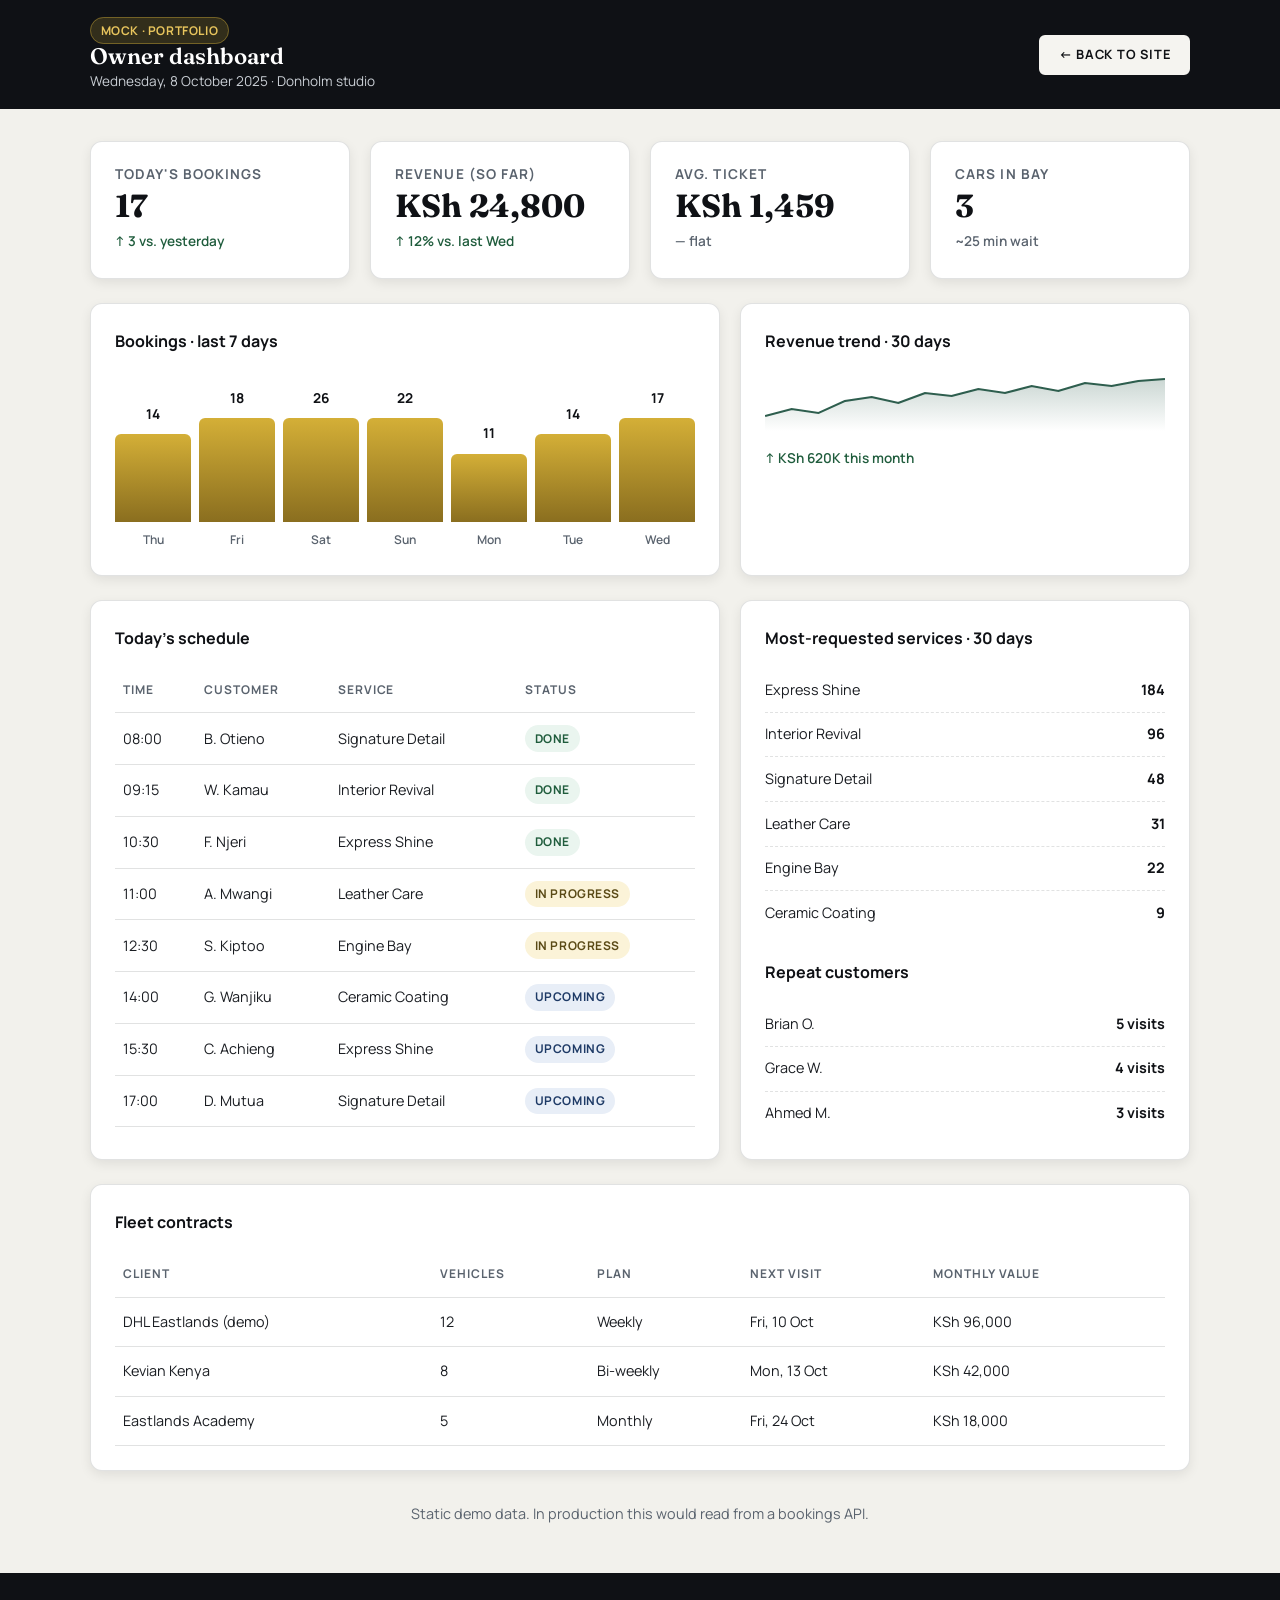
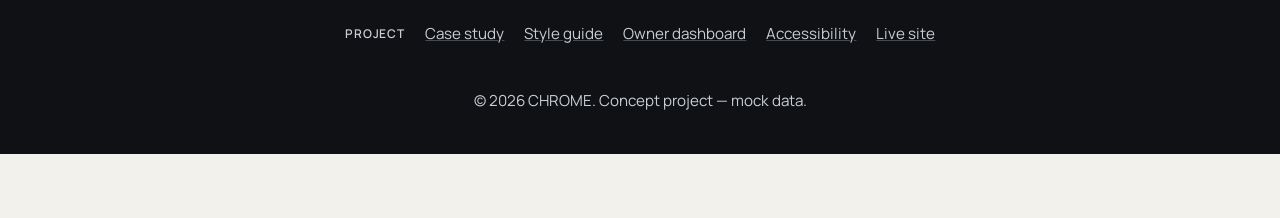
<file: dashboard.html>
<!DOCTYPE html>
<html lang="en">
<head>
  <meta charset="UTF-8">
  <meta name="viewport" content="width=device-width, initial-scale=1.0, viewport-fit=cover">
  <title>Owner Dashboard (Mock) — CHROME Car Wash & Detailing</title>
  <meta name="description" content="Mock owner dashboard for CHROME car wash — a portfolio piece showing the 'other side' of the product.">
  <meta name="theme-color" content="#0F1115">
  <meta name="robots" content="noindex, follow">
  <link rel="canonical" href="https://chrome-carwash.example/dashboard.html">
  <link rel="icon" href="data:image/svg+xml,%3Csvg xmlns='http://www.w3.org/2000/svg' viewBox='0 0 32 32'%3E%3Crect width='32' height='32' rx='6' fill='%230F1115'/%3E%3Ctext x='16' y='23' font-family='Georgia,serif' font-size='20' font-weight='600' text-anchor='middle' fill='%23D4AF37'%3EC%3C/text%3E%3C/svg%3E">

  <script>
    (function () {
      try {
        var t = localStorage.getItem('chrome-theme');
        if (!t) t = window.matchMedia('(prefers-color-scheme: light)').matches ? 'light' : 'dark';
        if (t === 'light') document.documentElement.setAttribute('data-theme', 'light');
        var m = document.querySelector('meta[name="theme-color"]');
        if (m) m.content = t === 'light' ? '#F5F4F0' : '#0F1115';
      } catch (e) {}
    })();
  </script>

  <link rel="preconnect" href="https://fonts.googleapis.com">
  <link rel="preconnect" href="https://fonts.gstatic.com" crossorigin>
  <link rel="stylesheet" href="https://fonts.googleapis.com/css2?family=Fraunces:opsz,wght@9..144,500;9..144,600&family=Manrope:wght@400;500;600;700;800&display=swap" media="print" onload="this.media='all'">
  <noscript><link rel="stylesheet" href="https://fonts.googleapis.com/css2?family=Fraunces:opsz,wght@9..144,500;9..144,600&family=Manrope:wght@400;500;600;700;800&display=swap"></noscript>

  <link rel="stylesheet" href="style.css">
</head>
<body class="dash-shell">
  <a href="#main" class="skip-link">Skip to content</a>

  <div class="dash-top">
    <div class="container dash-top-inner">
      <div>
        <span class="dash-badge">Mock · Portfolio</span>
        <h1 class="mt-1">Owner dashboard</h1>
        <div class="dash-meta">Wednesday, 8 October 2025 · Donholm studio</div>
      </div>
      <div>
        <a href="index.html" class="btn btn-outline btn-light btn-sm">← Back to site</a>
      </div>
    </div>
  </div>

  <main id="main" class="dash-body">
    <div class="container">

      <div class="dash-grid cols-4">
        <div class="dash-card">
          <h3>Today's bookings</h3>
          <div class="dash-value">17</div>
          <div class="dash-delta up">↑ 3 vs. yesterday</div>
        </div>
        <div class="dash-card">
          <h3>Revenue (so far)</h3>
          <div class="dash-value">KSh 24,800</div>
          <div class="dash-delta up">↑ 12% vs. last Wed</div>
        </div>
        <div class="dash-card">
          <h3>Avg. ticket</h3>
          <div class="dash-value">KSh 1,459</div>
          <div class="dash-delta neutral">— flat</div>
        </div>
        <div class="dash-card">
          <h3>Cars in bay</h3>
          <div class="dash-value">3</div>
          <div class="dash-delta neutral">~25 min wait</div>
        </div>
      </div>

      <div class="dash-grid cols-2">

        <div class="dash-card">
          <div class="dash-card-title">Bookings · last 7 days</div>
          <div class="chart-bars" role="img" aria-label="Bar chart of bookings over the last 7 days: Thu 14, Fri 18, Sat 26, Sun 22, Mon 11, Tue 14, Wed 17">
            <div class="chart-bar"><span class="chart-bar-value">14</span><div class="chart-bar-fill" style="height:54%;"></div><span class="chart-bar-day">Thu</span></div>
            <div class="chart-bar"><span class="chart-bar-value">18</span><div class="chart-bar-fill" style="height:69%;"></div><span class="chart-bar-day">Fri</span></div>
            <div class="chart-bar"><span class="chart-bar-value">26</span><div class="chart-bar-fill" style="height:100%;"></div><span class="chart-bar-day">Sat</span></div>
            <div class="chart-bar"><span class="chart-bar-value">22</span><div class="chart-bar-fill" style="height:85%;"></div><span class="chart-bar-day">Sun</span></div>
            <div class="chart-bar"><span class="chart-bar-value">11</span><div class="chart-bar-fill" style="height:42%;"></div><span class="chart-bar-day">Mon</span></div>
            <div class="chart-bar"><span class="chart-bar-value">14</span><div class="chart-bar-fill" style="height:54%;"></div><span class="chart-bar-day">Tue</span></div>
            <div class="chart-bar"><span class="chart-bar-value">17</span><div class="chart-bar-fill" style="height:65%;"></div><span class="chart-bar-day">Wed</span></div>
          </div>
        </div>

        <div class="dash-card">
          <div class="dash-card-title">Revenue trend · 30 days</div>
          <svg class="sparkline" viewBox="0 0 300 60" preserveAspectRatio="none" role="img" aria-label="Sparkline showing revenue trend over the last 30 days">
            <defs>
              <linearGradient id="sparkGrad" x1="0" x2="0" y1="0" y2="1">
                <stop offset="0%" stop-color="#2E5E4E"/>
                <stop offset="100%" stop-color="#2E5E4E" stop-opacity="0"/>
              </linearGradient>
            </defs>
            <path class="area" d="M0,45 L20,38 L40,42 L60,30 L80,26 L100,32 L120,22 L140,25 L160,18 L180,22 L200,15 L220,20 L240,12 L260,15 L280,10 L300,8 L300,60 L0,60 Z"/>
            <path class="line" d="M0,45 L20,38 L40,42 L60,30 L80,26 L100,32 L120,22 L140,25 L160,18 L180,22 L200,15 L220,20 L240,12 L260,15 L280,10 L300,8"/>
          </svg>
          <div class="dash-delta up mt-1">↑ KSh 620K this month</div>
        </div>
      </div>

      <div class="dash-grid cols-2">

        <div class="dash-card">
          <div class="dash-card-title">Today's schedule</div>
          <table class="dash-table">
            <thead>
              <tr><th scope="col">Time</th><th scope="col">Customer</th><th scope="col">Service</th><th scope="col">Status</th></tr>
            </thead>
            <tbody>
              <tr><td>08:00</td><td>B. Otieno</td><td>Signature Detail</td><td><span class="status-pill done">Done</span></td></tr>
              <tr><td>09:15</td><td>W. Kamau</td><td>Interior Revival</td><td><span class="status-pill done">Done</span></td></tr>
              <tr><td>10:30</td><td>F. Njeri</td><td>Express Shine</td><td><span class="status-pill done">Done</span></td></tr>
              <tr><td>11:00</td><td>A. Mwangi</td><td>Leather Care</td><td><span class="status-pill inprogress">In progress</span></td></tr>
              <tr><td>12:30</td><td>S. Kiptoo</td><td>Engine Bay</td><td><span class="status-pill inprogress">In progress</span></td></tr>
              <tr><td>14:00</td><td>G. Wanjiku</td><td>Ceramic Coating</td><td><span class="status-pill upcoming">Upcoming</span></td></tr>
              <tr><td>15:30</td><td>C. Achieng</td><td>Express Shine</td><td><span class="status-pill upcoming">Upcoming</span></td></tr>
              <tr><td>17:00</td><td>D. Mutua</td><td>Signature Detail</td><td><span class="status-pill upcoming">Upcoming</span></td></tr>
            </tbody>
          </table>
        </div>

        <div class="dash-card">
          <div class="dash-card-title">Most-requested services · 30 days</div>
          <ul class="dash-list">
            <li><span>Express Shine</span><span class="dash-list-value">184</span></li>
            <li><span>Interior Revival</span><span class="dash-list-value">96</span></li>
            <li><span>Signature Detail</span><span class="dash-list-value">48</span></li>
            <li><span>Leather Care</span><span class="dash-list-value">31</span></li>
            <li><span>Engine Bay</span><span class="dash-list-value">22</span></li>
            <li><span>Ceramic Coating</span><span class="dash-list-value">9</span></li>
          </ul>
          <div class="dash-card-title mt-1-5">Repeat customers</div>
          <ul class="dash-list">
            <li><span>Brian O.</span><span class="dash-list-value">5 visits</span></li>
            <li><span>Grace W.</span><span class="dash-list-value">4 visits</span></li>
            <li><span>Ahmed M.</span><span class="dash-list-value">3 visits</span></li>
          </ul>
        </div>

      </div>

      <div class="dash-card mb-1-5">
        <div class="dash-card-title">Fleet contracts</div>
        <table class="dash-table">
          <thead>
            <tr><th scope="col">Client</th><th scope="col">Vehicles</th><th scope="col">Plan</th><th scope="col">Next visit</th><th scope="col">Monthly value</th></tr>
          </thead>
          <tbody>
            <tr><td>DHL Eastlands (demo)</td><td>12</td><td>Weekly</td><td>Fri, 10 Oct</td><td>KSh 96,000</td></tr>
            <tr><td>Kevian Kenya</td><td>8</td><td>Bi-weekly</td><td>Mon, 13 Oct</td><td>KSh 42,000</td></tr>
            <tr><td>Eastlands Academy</td><td>5</td><td>Monthly</td><td>Fri, 24 Oct</td><td>KSh 18,000</td></tr>
          </tbody>
        </table>
      </div>

      <p class="text-muted text-center text-sm mt-2">Static demo data. In production this would read from a bookings API.</p>

    </div>
  </main>

  <footer class="footer">
    <div class="container">
      <div class="footer-meta footer-meta-center">
        <span class="footer-meta-label">Project</span>
        <a href="case-study.html">Case study</a>
        <a href="styleguide.html">Style guide</a>
        <a href="dashboard.html">Owner dashboard</a>
        <a href="accessibility.html">Accessibility</a>
        <a href="index.html">Live site</a>
      </div>
      <div class="footer-bottom">
        <p>© <span id="current-year"></span> CHROME. Concept project — mock data.</p>
      </div>
    </div>
  </footer>

  <script src="script.js"></script>
</body>
</html>
</file>
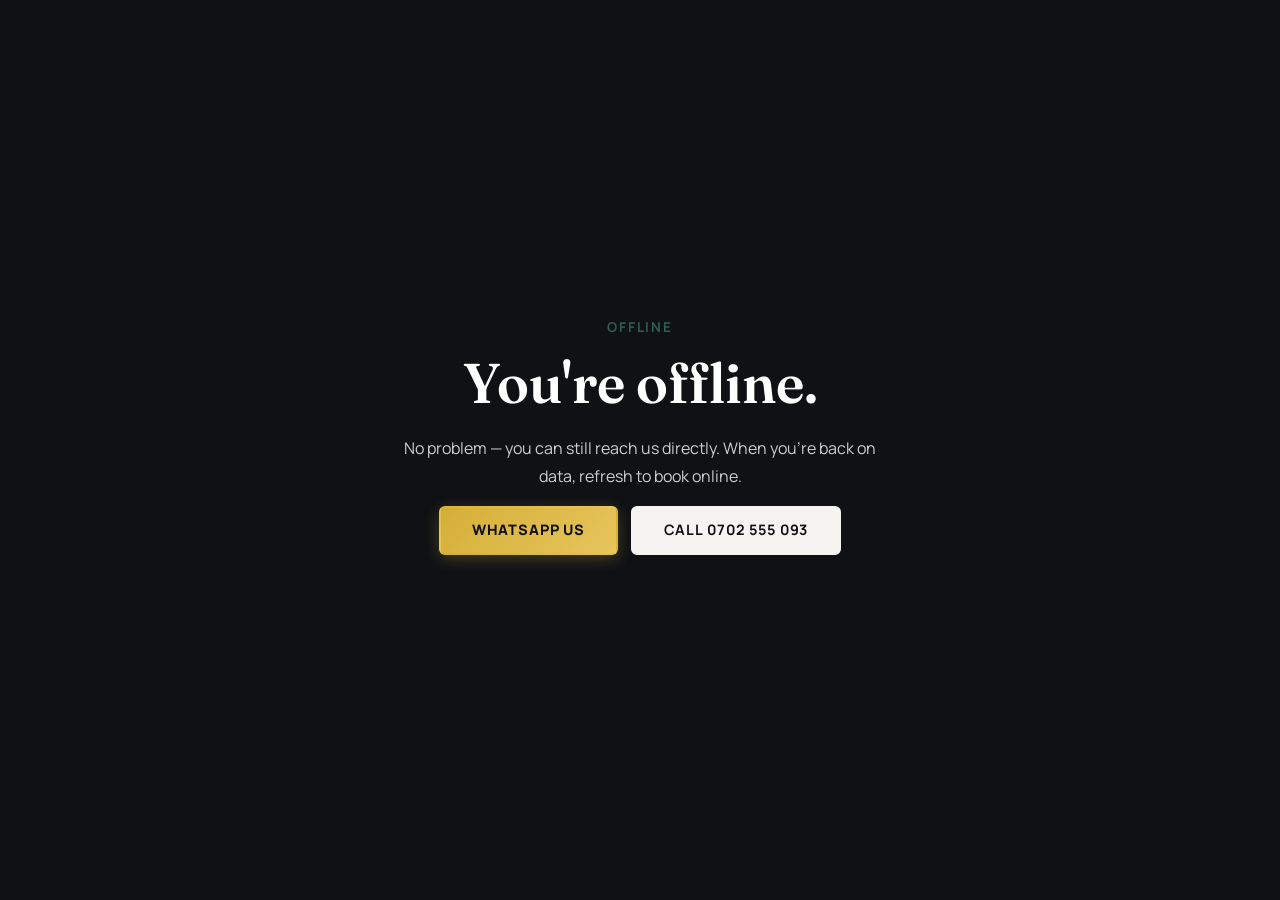
<file: offline.html>
<!DOCTYPE html>
<html lang="en">
<head>
  <meta charset="UTF-8">
  <meta name="viewport" content="width=device-width, initial-scale=1.0, viewport-fit=cover">
  <title>Offline — CHROME Car Wash & Detailing</title>
  <meta name="theme-color" content="#0F1115">
  <meta name="robots" content="noindex">
  <link rel="apple-touch-icon" href="apple-touch-icon.png">
  <link rel="icon" href="data:image/svg+xml,%3Csvg xmlns='http://www.w3.org/2000/svg' viewBox='0 0 32 32'%3E%3Crect width='32' height='32' rx='6' fill='%230F1115'/%3E%3Ctext x='16' y='23' font-family='Georgia,serif' font-size='20' font-weight='600' text-anchor='middle' fill='%23D4AF37'%3EC%3C/text%3E%3C/svg%3E">

  <script>
    (function () {
      try {
        var t = localStorage.getItem('chrome-theme');
        if (!t) t = window.matchMedia('(prefers-color-scheme: light)').matches ? 'light' : 'dark';
        if (t === 'light') document.documentElement.setAttribute('data-theme', 'light');
        var m = document.querySelector('meta[name="theme-color"]');
        if (m) m.content = t === 'light' ? '#F5F4F0' : '#0F1115';
      } catch (e) {}
    })();
  </script>

  <link rel="preconnect" href="https://fonts.googleapis.com">
  <link rel="preconnect" href="https://fonts.gstatic.com" crossorigin>
  <link rel="stylesheet" href="https://fonts.googleapis.com/css2?family=Fraunces:opsz,wght@9..144,500;9..144,600&family=Manrope:wght@400;500;600;700;800&display=swap" media="print" onload="this.media='all'">
  <noscript><link rel="stylesheet" href="https://fonts.googleapis.com/css2?family=Fraunces:opsz,wght@9..144,500;9..144,600&family=Manrope:wght@400;500;600;700;800&display=swap"></noscript>

  <link rel="stylesheet" href="style.css">
</head>
<body>
  <a href="#main" class="skip-link">Skip to content</a>
  <main id="main" class="offline-shell">
    <div class="container text-center offline-inner">
      <span class="eyebrow">OFFLINE</span>
      <h1 class="offline-h1">You're offline.</h1>
      <p class="offline-p">No problem — you can still reach us directly. When you're back on data, refresh to book online.</p>
      <div class="hero-cta hero-cta-center">
        <a href="https://wa.me/254702555093" class="btn btn-whatsapp">WhatsApp Us</a>
        <a href="tel:+254702555093" class="btn btn-outline btn-light">Call 0702 555 093</a>
      </div>
    </div>
  </main>
</body>
</html>
</file>
<file: style.css>
/* =========================================================
   CHROME — Design System v4.1
   Single-file CSS. No preprocessor. No build step.
   v4.1 fixes: focus ring restored (H-01), muted text AA (H-05),
   .sr-only utility (M-05), dismiss target ≥44px (M-09),
   before/after cursor (M-06), aria-invalid styling.
   ========================================================= */

/* ===== 1. TOKENS ===== */
:root {
  --color-dark:            #0F1115;
  --color-surface:         #1A1D22;
  --color-silver:          #C9CED4;
  --color-ivory:           #F5F4F0;
  --color-trust:           #2E5E4E;
  --color-whatsapp:        #D4AF37;
  --color-whatsapp-light:  #E8C55D;
  --color-whatsapp-dark:   #8A6E1F;

  --color-text-light:      #F5F4F0;
  --color-text-dark:       #1A1D22;
  --color-text-muted:      #5A636E;   /* v4.1: darkened for AA on ivory */
  --color-border:          rgba(201, 206, 212, 0.18);

  --color-canvas:          var(--color-ivory);
  --color-canvas-text:     var(--color-text-dark);

  --color-error:           #B00020;
  --color-success-bg:      #E5F5EC;
  --color-success-text:    #1F5C3C;
  --color-success-border:  #B8DFC9;
  --color-error-bg:        #FCE8E8;
  --color-error-text:      #8A1E1E;
  --color-error-border:    #F2C0C0;

  --font-heading: 'Fraunces', Georgia, 'Times New Roman', serif;
  --font-body:    'Manrope', -apple-system, BlinkMacSystemFont, 'Segoe UI', Roboto, sans-serif;
  --font-mono:    'SFMono-Regular', Consolas, 'Liberation Mono', Menlo, monospace;

  --shadow-sm:    0 4px 12px rgba(0, 0, 0, 0.08);
  --shadow-md:    0 8px 24px rgba(0, 0, 0, 0.12);
  --shadow-lg:    0 20px 50px rgba(0, 0, 0, 0.18);
  --shadow-gold:  0 4px 15px rgba(212, 175, 55, 0.28);

  --card-radius:        12px;
  --card-padding:       2rem;
  --card-shadow:        var(--shadow-sm);
  --card-shadow-hover:  var(--shadow-md);

  --transition: all 0.25s ease;
  --safe-bottom: env(safe-area-inset-bottom, 0px);
  --safe-top:    env(safe-area-inset-top, 0px);
}

[data-theme="light"] {
  --color-canvas:      #FFFFFF;
  --color-canvas-text: var(--color-text-dark);
  --color-border:      rgba(15, 17, 21, 0.12);
}

/* ===== 2. FONTS =====
   Fonts are loaded non-blocking via Google Fonts in each HTML <head>.
   To self-host instead: drop WOFF2 files into /fonts/, uncomment the
   @font-face block below, and remove the Google Fonts <link> from HTML.
*/
/*
@font-face {
  font-family: 'Fraunces';
  src: url('fonts/fraunces-600.woff2') format('woff2');
  font-weight: 600; font-style: normal; font-display: swap;
}
@font-face {
  font-family: 'Manrope';
  src: url('fonts/manrope-400.woff2') format('woff2');
  font-weight: 400; font-style: normal; font-display: swap;
}
@font-face {
  font-family: 'Manrope';
  src: url('fonts/manrope-700.woff2') format('woff2');
  font-weight: 700; font-style: normal; font-display: swap;
}
@font-face {
  font-family: 'Manrope';
  src: url('fonts/manrope-800.woff2') format('woff2');
  font-weight: 800; font-style: normal; font-display: swap;
}
*/

/* ===== 3. RESET & BASE ===== */
*, *::before, *::after { margin: 0; padding: 0; box-sizing: border-box; }

html { scroll-behavior: smooth; -webkit-text-size-adjust: 100%; text-size-adjust: 100%; }

body {
  font-family: var(--font-body);
  font-size: 16px;
  line-height: 1.7;
  color: var(--color-canvas-text);
  background-color: var(--color-canvas);
  -webkit-font-smoothing: antialiased;
  -moz-osx-font-smoothing: grayscale;
  overflow-x: hidden;
  padding-bottom: 88px;
}

img { max-width: 100%; height: auto; display: block; }
a { color: inherit; text-decoration: none; transition: var(--transition); }
ul { list-style: none; }
button { font: inherit; }
iframe { border: 0; }

.skip-link {
  position: absolute; top: -100px; left: 12px;
  background: var(--color-dark); color: #fff;
  padding: 0.75rem 1.25rem; border-radius: 6px;
  z-index: 2000; font-weight: 600; transition: top 0.2s ease;
}
.skip-link:focus { top: 12px; }

.container { width: 100%; max-width: 1140px; margin: 0 auto; padding: 0 20px; }

/* ===== 4. FOCUS ===== */
:focus-visible {
  outline: 3px solid var(--color-whatsapp);
  outline-offset: 2px;
  border-radius: 4px;
  box-shadow: 0 0 0 2px rgba(15, 17, 21, 0.85);
}
.btn-whatsapp:focus-visible,
.nav-icon-btn-wa:focus-visible,
.pwa-prompt .pwa-install-btn:focus-visible,
.floating-whatsapp:focus-visible,
.btn-light:focus-visible {
  outline-color: #FFFFFF;
  box-shadow: 0 0 0 2px #0F1115;
}

/* ===== 5. TYPOGRAPHY ===== */
h1, h2, h3, h4 {
  font-family: var(--font-heading);
  font-weight: 600;
  line-height: 1.2;
  color: var(--color-dark);
}
h1 { font-size: 3.5rem; margin-bottom: 1.2rem; }
h2 { font-size: 2.6rem; margin-bottom: 1rem; }
h3 { font-size: 1.6rem; margin-bottom: 0.8rem; }
p  { margin-bottom: 1rem; }

.section-title { text-align: center; margin-bottom: 3rem; }
.section-title h2 { font-size: 2.6rem; margin-bottom: 0.5rem; letter-spacing: 0.02em; }
.section-title p {
  color: var(--color-text-muted); font-size: 1.05rem;
  max-width: 620px; margin-inline: auto;
}

.lead { font-size: 1.15rem; line-height: 1.75; color: var(--color-text-dark); }

.eyebrow {
  display: inline-block; font-size: 0.85rem; font-weight: 700;
  text-transform: uppercase; letter-spacing: 0.14em;
  color: var(--color-trust); margin-bottom: 0.6rem;
}
.section-dark .eyebrow, .hero .eyebrow { color: var(--color-whatsapp-light); }

/* ===== 6. BUTTONS ===== */
.btn {
  display: inline-flex; align-items: center; justify-content: center; gap: 0.5rem;
  font-family: var(--font-body); font-size: 0.9rem; font-weight: 700;
  text-transform: uppercase; letter-spacing: 0.06em;
  padding: 0.95rem 1.9rem; border-radius: 6px; cursor: pointer;
  transition: transform 0.15s ease, background 0.25s ease, box-shadow 0.25s ease, color 0.25s ease;
  border: 2px solid transparent; text-align: center; line-height: 1;
  min-height: 48px; position: relative; overflow: hidden;
}
.btn:active { transform: scale(0.97); }
.btn::before {
  content: ''; position: absolute; top: 0; left: -100%; width: 50%; height: 100%;
  background: linear-gradient(90deg, transparent, rgba(255,255,255,0.25), transparent);
  transition: left 0.6s ease; z-index: 1; pointer-events: none;
}
.btn:hover::before { left: 150%; }
.btn > * { position: relative; z-index: 2; }

.btn-primary { background-color: var(--color-dark); color: var(--color-text-light); border-color: var(--color-dark); }
.btn-primary:hover { background-color: var(--color-surface); border-color: var(--color-surface); box-shadow: 0 4px 20px rgba(15,17,21,0.3); transform: translateY(-2px); }

.btn-outline { background-color: transparent; color: var(--color-dark); border-color: var(--color-dark); }
.btn-outline:hover { background-color: var(--color-dark); color: var(--color-text-light); transform: translateY(-2px); }

.btn-whatsapp {
  background: linear-gradient(135deg, var(--color-whatsapp), var(--color-whatsapp-light));
  color: #0F1115; border-color: transparent; font-weight: 800; box-shadow: var(--shadow-gold);
}
.btn-whatsapp:hover {
  background: linear-gradient(135deg, #B8962E, #D4AF37); color: #0F1115;
  box-shadow: 0 6px 22px rgba(212,175,55,0.4); transform: translateY(-2px);
}

.btn-light { background-color: var(--color-text-light); color: var(--color-dark); border-color: var(--color-text-light); }
.btn-light:hover { background-color: var(--color-silver); border-color: var(--color-silver); transform: translateY(-2px); }

.btn-sm { padding: 0.6rem 1.1rem; font-size: 0.8rem; min-height: 40px; }
.btn-block { width: 100%; }
.btn-disabled { opacity: 0.4; pointer-events: none; cursor: not-allowed; }

/* ===== 7. ANNOUNCEMENT BAR ===== */
.announcement-bar {
  background-color: var(--color-dark); color: var(--color-silver);
  text-align: center; padding: 0.6rem 3.5rem 0.6rem 1rem;
  font-size: 0.85rem; position: relative; z-index: 1001;
  min-height: 44px; display: flex; align-items: center; justify-content: center;
  gap: 0.25rem; flex-wrap: wrap;
}
.announcement-bar a { color: var(--color-whatsapp-light); text-decoration: underline; font-weight: 600; }
.announcement-bar a:hover { color: #fff; }
.announcement-bar.hidden { display: none; }

.announcement-dismiss {
  position: absolute; right: 2px; top: 50%; transform: translateY(-50%);
  background: transparent; border: none; color: var(--color-silver);
  width: 44px; height: 44px; border-radius: 50%; cursor: pointer;
  display: inline-flex; align-items: center; justify-content: center;
  font-size: 1.2rem; line-height: 1; transition: var(--transition);
}
.announcement-dismiss:hover { background: rgba(255,255,255,0.1); color: #fff; }
.announcement-dismiss:focus-visible { outline: 2px solid var(--color-whatsapp); outline-offset: 2px; box-shadow: none; }

/* ===== 8. HEADER & NAV ===== */
.header {
  background-color: rgba(15, 17, 21, 0.98);
  position: sticky; top: 0; z-index: 1000;
  transition: box-shadow 0.25s ease;
}
.header.scrolled { box-shadow: 0 4px 20px rgba(0,0,0,0.25); }

.nav { display: flex; align-items: center; justify-content: space-between; height: 70px; gap: 1rem; }

.logo {
  font-family: var(--font-heading); font-size: 1.9rem; font-weight: 600;
  color: var(--color-silver); letter-spacing: 0.05em; line-height: 1; flex-shrink: 0;
}

.nav-menu { display: flex; align-items: center; gap: 1.75rem; }
.nav-menu a {
  color: var(--color-silver); font-size: 0.9rem; font-weight: 500;
  letter-spacing: 0.02em; position: relative; padding: 0.25rem 0;
}
.nav-menu a:hover { color: #fff; }
.nav-menu a::after {
  content: ''; position: absolute; bottom: -4px; left: 0; width: 0; height: 2px;
  background: linear-gradient(90deg, var(--color-whatsapp), var(--color-whatsapp-light));
  transition: width 0.25s ease;
}
.nav-menu a:hover::after { width: 100%; }
.nav-menu a.active { color: #fff; }
.nav-menu a.active::after { width: 100%; }

.nav-actions { display: flex; align-items: center; gap: 0.5rem; flex-shrink: 0; }

.nav-cta-desktop { display: none; padding: 0.7rem 1.25rem; font-size: 0.8rem; }
.nav-phone-desktop { display: none; color: var(--color-silver); font-size: 0.88rem; font-weight: 500; }
.nav-phone-desktop:hover { color: var(--color-whatsapp-light); }

.nav-icon-btn {
  display: inline-flex; align-items: center; justify-content: center;
  width: 44px; height: 44px; border-radius: 8px;
  background: rgba(201,206,212,0.08); color: var(--color-silver);
  border: 1px solid var(--color-border); transition: var(--transition);
}
.nav-icon-btn:hover { background: rgba(201,206,212,0.16); color: #fff; }
.nav-icon-btn svg { width: 20px; height: 20px; fill: currentColor; }
.nav-icon-btn-wa { background: linear-gradient(135deg, var(--color-whatsapp), var(--color-whatsapp-light)); color: #0F1115; border-color: transparent; }
.nav-icon-btn-wa:hover { color: #0F1115; filter: brightness(1.05); }

.theme-toggle .icon-moon, .theme-toggle .icon-sun { display: none; }
[data-theme="light"] .theme-toggle .icon-sun,
html:not([data-theme="light"]) .theme-toggle .icon-moon { display: block; }

.hamburger {
  display: inline-flex; flex-direction: column; justify-content: center; align-items: center;
  cursor: pointer; background: rgba(201,206,212,0.08);
  border: 1px solid var(--color-border); border-radius: 8px;
  padding: 0; width: 44px; height: 44px; gap: 4px;
}
.hamburger span { display: block; width: 20px; height: 2px; background-color: var(--color-silver); transition: var(--transition); border-radius: 1px; }
.hamburger.active span:nth-child(1) { transform: translateY(6px) rotate(45deg); }
.hamburger.active span:nth-child(2) { opacity: 0; }
.hamburger.active span:nth-child(3) { transform: translateY(-6px) rotate(-45deg); }

.nav-menu-cta { display: none; }

/* ===== 9. HERO ===== */
.hero {
  position: relative; padding: 5rem 0 6rem; color: var(--color-text-light);
  background-color: var(--color-dark); overflow: hidden; isolation: isolate;
}
.hero-bg { position: absolute; inset: 0; width: 100%; height: 100%; object-fit: cover; z-index: 0; }
.hero-overlay {
  position: absolute; inset: 0;
  background: linear-gradient(135deg, rgba(15,17,21,0.88) 0%, rgba(15,17,21,0.65) 100%);
  z-index: 1;
}
.hero .container { position: relative; z-index: 2; }
.hero h1 {
  color: var(--color-text-light); font-size: 3rem; margin-bottom: 1.5rem;
  background: linear-gradient(135deg, #F5F4F0 0%, #C9CED4 55%, #D4AF37 100%);
  -webkit-background-clip: text; background-clip: text; -webkit-text-fill-color: transparent;
}
.hero p { color: var(--color-silver); font-size: 1.15rem; max-width: 620px; margin-bottom: 2rem; }
.hero-cta { display: flex; gap: 0.85rem; flex-wrap: wrap; margin-bottom: 2rem; }
.hero-trust {
  display: flex; flex-wrap: wrap; gap: 1.25rem;
  color: var(--color-silver); font-size: 0.9rem;
  list-style: none; padding: 0; margin: 0;
}
.hero-trust li, .hero-trust > span { display: inline-flex; align-items: center; gap: 0.4rem; }
.hero-trust i, .hero-trust span[aria-hidden] { font-style: normal; color: var(--color-whatsapp-light); }

.hero-split { display: grid; grid-template-columns: 1.2fr 0.8fr; gap: 2rem; align-items: center; }
.hero-card {
  background: rgba(255,255,255,0.08); padding: 2rem;
  border-radius: var(--card-radius); border: 1px solid var(--color-border);
}
.hero-card h3 { color: var(--color-text-light); margin-bottom: 0.5rem; }
.hero-card p { color: var(--color-silver); margin-bottom: 1.5rem; }

.hero-rating { display: flex; align-items: center; flex-wrap: wrap; gap: 0.5rem; margin-bottom: 1.5rem; color: var(--color-silver); }
.rating-stars { color: var(--color-whatsapp-light); font-size: 1.4rem; letter-spacing: 4px; }
.rating-score { font-weight: 700; font-size: 1.2rem; color: #fff; }
.rating-count { font-size: 0.9rem; }

.hero-reveal { display: inline-block; }
.hero-reveal .word {
  display: inline-block; opacity: 0; transform: translateY(0.6em);
  animation: heroWord 0.7s cubic-bezier(0.2, 0.7, 0.2, 1) forwards;
}
.hero-reveal .word:nth-child(1) { animation-delay: 0.05s; }
.hero-reveal .word:nth-child(2) { animation-delay: 0.12s; }
.hero-reveal .word:nth-child(3) { animation-delay: 0.19s; }
.hero-reveal .word:nth-child(4) { animation-delay: 0.26s; }
.hero-reveal .word:nth-child(5) { animation-delay: 0.33s; }
.hero-reveal .word:nth-child(6) { animation-delay: 0.40s; }
.hero-reveal .word:nth-child(7) { animation-delay: 0.47s; }
.hero-reveal .word:nth-child(8) { animation-delay: 0.54s; }
.hero-reveal .word:nth-child(9) { animation-delay: 0.61s; }

@keyframes heroWord { to { opacity: 1; transform: translateY(0); } }

/* ===== 10. SOCIAL PROOF ===== */
.social-proof { background-color: var(--color-surface); color: var(--color-silver); padding: 1.25rem 0; }
.social-proof .container { display: flex; justify-content: space-between; flex-wrap: wrap; gap: 0.85rem 1.25rem; }
.social-proof-item { display: flex; align-items: center; gap: 0.5rem; font-size: 0.85rem; }
.social-proof-item .icon, .social-proof-item span[aria-hidden] { color: var(--color-whatsapp-light); font-size: 1.1rem; }

/* ===== 11. SECTIONS ===== */
.section { padding: 5rem 0; background-color: var(--color-canvas); }

.section-dark { background-color: var(--color-dark); color: var(--color-text-light); }
.section-dark h1, .section-dark h2, .section-dark h3, .section-dark h4 { color: var(--color-text-light); }
.section-dark p, .section-dark li { color: var(--color-silver); }
.section-dark a { color: var(--color-silver); }
.section-dark a:hover { color: #fff; }

.section-light { background-color: var(--color-ivory); }

/* ===== 12. SERVICES / CARDS / FEATURES / STEPS ===== */
.services-grid { display: grid; grid-template-columns: repeat(auto-fit, minmax(260px, 1fr)); gap: 1.75rem; }

.service-card {
  background: #fff; border-radius: var(--card-radius); padding: var(--card-padding);
  box-shadow: var(--card-shadow); transition: var(--transition);
  border: 1px solid var(--color-border); position: relative; overflow: hidden;
  display: flex; flex-direction: column;
}
.service-card::after {
  content: ''; position: absolute; bottom: 0; left: 0; width: 100%; height: 3px;
  background: linear-gradient(90deg, var(--color-whatsapp), var(--color-whatsapp-light));
  transform: scaleX(0); transform-origin: left; transition: transform 0.3s ease;
}
.service-card:hover::after { transform: scaleX(1); }
.service-card:hover { box-shadow: var(--card-shadow-hover); transform: translateY(-6px); }
.service-card .icon { font-size: 2rem; margin-bottom: 1rem; display: inline-block; }
.service-card h3 { margin-bottom: 0.5rem; }
.service-card .price { font-weight: 700; color: var(--color-trust); margin-bottom: 0.25rem; font-size: 1.25rem; }
.service-card .time { color: var(--color-text-muted); font-size: 0.85rem; margin-bottom: 1rem; }
.service-card ul { margin: 0 0 1.25rem; padding: 0; }
.service-card ul li { position: relative; padding-left: 1.4rem; font-size: 0.95rem; margin-bottom: 0.4rem; }
.service-card ul li::before { content: '✓'; position: absolute; left: 0; color: var(--color-trust); font-weight: 700; }
.service-card .btn { margin-top: auto; }

.features-grid { display: grid; grid-template-columns: repeat(auto-fit, minmax(240px, 1fr)); gap: 1.5rem; }
.feature-item {
  text-align: center; padding: 1.75rem 1.25rem;
  background: rgba(255,255,255,0.05); border-radius: var(--card-radius);
  border: 1px solid var(--color-border); transition: var(--transition);
}
.section-light .feature-item { background: #fff; border-color: var(--color-border); box-shadow: var(--shadow-sm); }
.feature-item:hover { border-color: var(--color-whatsapp); transform: translateY(-4px); box-shadow: 0 8px 30px rgba(0,0,0,0.12); }
.feature-item .icon { font-size: 1.8rem; margin-bottom: 0.75rem; display: inline-block; }
.feature-item h3 { font-size: 1.15rem; margin-bottom: 0.5rem; }
.feature-item p { font-size: 0.95rem; margin: 0; color: var(--color-text-muted); }
.section-dark .feature-item p { color: var(--color-silver); }

.steps { display: grid; grid-template-columns: repeat(auto-fit, minmax(220px, 1fr)); gap: 2rem; counter-reset: step; }
.step {
  position: relative; padding: 2.25rem 1.5rem 1.75rem;
  background: #fff; border-radius: var(--card-radius);
  box-shadow: var(--card-shadow); transition: var(--transition);
}
.step:hover { box-shadow: var(--card-shadow-hover); transform: translateY(-4px); }
.step::before {
  counter-increment: step; content: counter(step);
  position: absolute; top: -20px; left: 20px;
  background: linear-gradient(135deg, var(--color-whatsapp), var(--color-whatsapp-light));
  color: #0F1115; width: 40px; height: 40px; border-radius: 50%;
  display: flex; align-items: center; justify-content: center;
  font-weight: 800; font-size: 1.05rem;
  box-shadow: 0 4px 12px rgba(212,175,55,0.3);
}
.step h3 { margin-bottom: 0.5rem; font-size: 1.15rem; }
.step p { margin: 0; font-size: 0.95rem; color: var(--color-text-muted); }

/* ===== 13. PRICING ===== */
.pricing-grid { display: grid; grid-template-columns: repeat(auto-fit, minmax(260px, 1fr)); gap: 1.75rem; }
.pricing-card {
  background: #fff; border-radius: var(--card-radius); padding: var(--card-padding);
  box-shadow: var(--card-shadow); border: 1px solid var(--color-border);
  text-align: center; position: relative; transition: var(--transition);
  display: flex; flex-direction: column;
}
.pricing-card:hover { box-shadow: var(--card-shadow-hover); transform: translateY(-4px); }
.pricing-card.highlight { border: 2px solid var(--color-whatsapp); box-shadow: 0 8px 30px rgba(212,175,55,0.18); }
.pricing-card .badge {
  position: absolute; top: -12px; left: 50%; transform: translateX(-50%);
  background: linear-gradient(135deg, var(--color-whatsapp), var(--color-whatsapp-light));
  color: #0F1115; padding: 0.3rem 1rem; border-radius: 20px;
  font-size: 0.75rem; font-weight: 800; text-transform: uppercase;
  letter-spacing: 0.05em; white-space: nowrap;
}
.pricing-card .price {
  font-size: 2.5rem; font-weight: 700; color: var(--color-dark);
  margin-bottom: 0.75rem; font-family: var(--font-heading);
}
.pricing-card ul { text-align: left; margin: 0 0 1.5rem; padding: 0; }
.pricing-card li { padding: 0.5rem 0; border-bottom: 1px solid var(--color-border); font-size: 0.95rem; }
.pricing-card li:last-child { border-bottom: none; }
.pricing-card .btn { margin-top: auto; }

/* ===== 14. TABLES ===== */
.table-responsive {
  overflow-x: auto; -webkit-overflow-scrolling: touch;
  background: #fff; border-radius: var(--card-radius);
  box-shadow: var(--shadow-sm); border: 1px solid var(--color-border);
  position: relative;
}
.table-responsive::after {
  content: 'Scroll →'; position: absolute; top: 12px; right: 12px;
  font-size: 0.7rem; color: var(--color-text-muted);
  background: rgba(255,255,255,0.9); padding: 2px 8px;
  border-radius: 10px; pointer-events: none;
}
.table-responsive table { min-width: 600px; width: 100%; border-collapse: collapse; }
.table-responsive th, .table-responsive td {
  padding: 0.9rem 1rem; text-align: left;
  border-bottom: 1px solid var(--color-border); font-size: 0.92rem;
}
.table-responsive th {
  font-weight: 700; color: var(--color-dark); background: #FAFAF7;
  font-family: var(--font-heading); letter-spacing: 0.02em;
}
.table-responsive tr:last-child td { border-bottom: none; }

/* ===== 15. SERVICE DETAIL ===== */
.service-detail {
  display: grid; grid-template-columns: 1fr; gap: 1.75rem;
  align-items: center; padding: 2rem 0;
  border-bottom: 1px solid var(--color-border);
}
.service-detail:last-child { border-bottom: none; }
.service-detail h3 { display: flex; align-items: center; gap: 0.6rem; }
.service-detail h3 .icon { font-size: 1.6rem; }
.service-detail ul { margin: 1rem 0 1.25rem; padding: 0; }
.service-detail ul li { position: relative; padding-left: 1.5rem; margin-bottom: 0.5rem; font-size: 0.97rem; }
.service-detail ul li::before { content: '✓'; position: absolute; left: 0; color: var(--color-trust); font-weight: 800; }
.service-detail-image img {
  border-radius: var(--card-radius); box-shadow: var(--shadow-md);
  aspect-ratio: 3 / 2; object-fit: cover; width: 100%;
}

/* ===== 16. ADD-ONS & FLEET ===== */
.addons-grid { display: grid; grid-template-columns: repeat(auto-fit, minmax(220px, 1fr)); gap: 0.85rem; }
.addon-item {
  background: rgba(255,255,255,0.06); border: 1px solid var(--color-border);
  border-radius: 8px; padding: 0.9rem 1.1rem; font-size: 0.95rem;
  display: flex; align-items: center; justify-content: space-between;
  gap: 0.5rem; color: var(--color-text-light);
}
.section-light .addon-item { background: #fff; color: var(--color-text-dark); border-color: var(--color-border); }
.addon-item strong { color: var(--color-whatsapp-light); font-weight: 700; }
.section-light .addon-item strong { color: var(--color-trust); }

.fleet-benefits { display: grid; grid-template-columns: repeat(auto-fit, minmax(240px, 1fr)); gap: 1.5rem; margin-bottom: 2rem; }
.benefit {
  background: #fff; padding: 1.75rem 1.5rem; border-radius: var(--card-radius);
  box-shadow: var(--shadow-sm); border: 1px solid var(--color-border); transition: var(--transition);
}
.benefit:hover { transform: translateY(-4px); box-shadow: var(--card-shadow-hover); }
.benefit h3 { font-size: 1.15rem; margin-bottom: 0.5rem; }
.benefit p { margin: 0; font-size: 0.95rem; color: var(--color-text-muted); }
.section-dark .benefit { background: rgba(255,255,255,0.05); border-color: var(--color-border); }
.section-dark .benefit p { color: var(--color-silver); }

/* ===== 17. GALLERY ===== */
.filter-chips { display: flex; flex-wrap: wrap; gap: 0.6rem; margin-bottom: 2rem; justify-content: center; }
.filter-chip {
  background: #fff; border: 1px solid var(--color-border);
  padding: 0.7rem 1.2rem; border-radius: 30px; cursor: pointer;
  font-size: 0.88rem; font-weight: 600; transition: var(--transition);
  white-space: nowrap; min-height: 44px; color: var(--color-text-dark);
}
.filter-chip.active, .filter-chip:hover { background: var(--color-dark); color: #fff; border-color: var(--color-dark); }

.gallery-grid { display: grid; grid-template-columns: repeat(auto-fill, minmax(200px, 1fr)); gap: 1rem; }
.gallery-item {
  position: relative; overflow: hidden; border-radius: var(--card-radius);
  cursor: pointer; aspect-ratio: 4 / 3; background: var(--color-surface);
}
.gallery-item img { width: 100%; height: 100%; object-fit: cover; transition: transform 0.5s ease; }
.gallery-item:hover img { transform: scale(1.05); }
.gallery-item .caption {
  position: absolute; bottom: 0; left: 0; right: 0;
  background: linear-gradient(transparent, rgba(0,0,0,0.8));
  color: #fff; padding: 1.5rem 1rem 0.85rem;
  font-size: 0.85rem; font-weight: 600; letter-spacing: 0.02em;
}

/* ===== 18. BEFORE / AFTER ===== */
.before-after {
  position: relative; width: 100%; max-width: 640px; margin: 0 auto;
  overflow: hidden; user-select: none; aspect-ratio: 4 / 3;
  border-radius: var(--card-radius); box-shadow: var(--shadow-md);
  cursor: ew-resize;
}
.before-after img { position: absolute; top: 0; left: 0; width: 100%; height: 100%; object-fit: cover; }
.before-after .after-img { clip-path: inset(0 50% 0 0); }
.before-after input[type="range"] {
  position: absolute; top: 0; left: 0; width: 100%; height: 100%;
  opacity: 0; cursor: ew-resize; z-index: 5; margin: 0;
}
.before-after input[type="range"]:focus-visible ~ .divider { outline: 3px solid var(--color-whatsapp); outline-offset: 2px; }
.before-after .divider {
  position: absolute; top: 0; bottom: 0; left: 50%; width: 2px;
  background: #fff; z-index: 4; pointer-events: none;
  box-shadow: 0 0 10px rgba(0,0,0,0.3);
}
.before-after .divider::after {
  content: '↔'; position: absolute; top: 50%; left: 50%;
  transform: translate(-50%, -50%);
  background: linear-gradient(135deg, var(--color-whatsapp), var(--color-whatsapp-light));
  border-radius: 50%; width: 40px; height: 40px;
  display: flex; align-items: center; justify-content: center;
  font-size: 1.15rem; color: #0F1115;
  box-shadow: 0 4px 12px rgba(0,0,0,0.3); font-weight: 800;
}
.before-after .hint {
  position: absolute; bottom: 12px; left: 50%; transform: translateX(-50%);
  background: rgba(15,17,21,0.75); color: #fff;
  padding: 0.4rem 0.9rem; border-radius: 20px;
  font-size: 0.75rem; font-weight: 600;
  pointer-events: none; opacity: 1; transition: opacity 0.3s ease; z-index: 6;
}
.before-after.dragged .hint { opacity: 0; }

/* ===== 19. LIGHTBOX ===== */
.lightbox {
  position: fixed; inset: 0; background: rgba(15,17,21,0.96);
  display: flex; align-items: center; justify-content: center;
  z-index: 3000; padding: 2rem; opacity: 0; pointer-events: none;
  transition: opacity 0.25s ease;
}
.lightbox.open { opacity: 1; pointer-events: auto; }
.lightbox img { max-width: 100%; max-height: 100%; border-radius: 8px; box-shadow: var(--shadow-lg); }
.lightbox-close {
  position: absolute; top: 1.5rem; right: 1.5rem;
  background: rgba(255,255,255,0.1); color: #fff; border: none;
  width: 44px; height: 44px; border-radius: 50%; cursor: pointer;
  font-size: 1.5rem; display: flex; align-items: center; justify-content: center;
  transition: var(--transition);
}
.lightbox-close:hover { background: rgba(255,255,255,0.2); }
.lightbox-close:focus-visible { outline: 3px solid var(--color-whatsapp); box-shadow: none; }

/* ===== 20. TESTIMONIALS ===== */
.testimonial-grid { display: grid; grid-template-columns: repeat(auto-fit, minmax(260px, 1fr)); gap: 1.75rem; }
.testimonial-card {
  background: #fff; padding: var(--card-padding); border-radius: var(--card-radius);
  box-shadow: var(--card-shadow); border: 1px solid var(--color-border);
  transition: var(--transition); display: flex; flex-direction: column;
}
.testimonial-card:hover { box-shadow: var(--card-shadow-hover); transform: translateY(-4px); }
.testimonial-card .stars { color: var(--color-whatsapp-dark); margin-bottom: 1rem; font-size: 1.1rem; letter-spacing: 4px; }
.testimonial-card .quote { font-style: italic; margin-bottom: 1rem; flex-grow: 1; }
.testimonial-card .author { font-weight: 700; }
.testimonial-card .location { color: var(--color-text-muted); font-size: 0.88rem; }

/* ===== 21. FAQ ===== */
.faq-list { max-width: 740px; margin: 0 auto; }
.faq-item {
  background: #fff; margin-bottom: 0.85rem; border-radius: var(--card-radius);
  box-shadow: var(--card-shadow); overflow: hidden; transition: var(--transition);
}
.faq-item.active { box-shadow: var(--card-shadow-hover); border-left: 3px solid var(--color-whatsapp); }
.faq-question {
  padding: 1.15rem 1.4rem; cursor: pointer; font-weight: 700;
  display: flex; justify-content: space-between; align-items: center;
  gap: 1rem; background: none; border: none; width: 100%; text-align: left;
  font-size: 1rem; color: var(--color-dark); font-family: var(--font-body); min-height: 56px;
}
.faq-question::after {
  content: '+'; font-size: 1.5rem; transition: transform 0.25s ease;
  color: var(--color-whatsapp-dark); font-weight: 400; line-height: 1; flex-shrink: 0;
}
.faq-item.active .faq-question::after { content: '−'; transform: rotate(180deg); }
.faq-answer { display: grid; grid-template-rows: 0fr; transition: grid-template-rows 0.3s ease; }
.faq-item.active .faq-answer { grid-template-rows: 1fr; }
.faq-answer > p {
  overflow: hidden; min-height: 0; padding: 0 1.4rem 1.25rem; margin: 0;
  color: var(--color-text-muted);
}

/* ===== 22. CONTACT & FORMS ===== */
.contact-grid { display: grid; grid-template-columns: 1fr; gap: 2rem; }
.contact-info-card {
  background: #fff; padding: var(--card-padding);
  border-radius: var(--card-radius); box-shadow: var(--card-shadow);
  margin-bottom: 1rem; transition: var(--transition);
}
.contact-info-card:hover { box-shadow: var(--card-shadow-hover); transform: translateY(-2px); }
.contact-info-card h3 { margin-bottom: 0.5rem; }
.contact-info-card p:last-child { margin-bottom: 0; }

.contact-form .form-field { margin-bottom: 1.1rem; }
.contact-form label {
  display: block; font-size: 0.85rem; font-weight: 700;
  color: var(--color-text-dark); margin-bottom: 0.4rem; letter-spacing: 0.02em;
}
.contact-form label .req { color: var(--color-error); }
.contact-form input, .contact-form textarea, .contact-form select {
  width: 100%; padding: 0.85rem 1rem;
  border: 1px solid var(--color-border); border-radius: 6px;
  font-family: var(--font-body); font-size: 1rem;
  transition: var(--transition); background: #fff;
  color: var(--color-text-dark); min-height: 48px;
}
/* H-01 fix: keep visible focus ring for keyboard users. */
.contact-form input:focus,
.contact-form textarea:focus,
.contact-form select:focus {
  border-color: var(--color-whatsapp-dark);
  box-shadow: 0 0 0 3px rgba(212,175,55,0.25);
}
.contact-form input:focus:not(:focus-visible),
.contact-form textarea:focus:not(:focus-visible),
.contact-form select:focus:not(:focus-visible) {
  outline: none;
}
.contact-form input:focus-visible,
.contact-form textarea:focus-visible,
.contact-form select:focus-visible {
  outline: 3px solid var(--color-whatsapp);
  outline-offset: 2px;
}
.contact-form input[aria-invalid="true"],
.contact-form textarea[aria-invalid="true"],
.contact-form select[aria-invalid="true"] {
  border-color: var(--color-error);
  box-shadow: 0 0 0 3px rgba(176,0,32,0.15);
}
.contact-form textarea { min-height: 120px; resize: vertical; }
.contact-form button[type="submit"] { width: 100%; }

.form-status {
  margin-top: 1rem; padding: 0.9rem 1rem; border-radius: 6px;
  font-size: 0.95rem; display: none;
}
.form-status.success {
  display: block; background: var(--color-success-bg);
  color: var(--color-success-text); border: 1px solid var(--color-success-border);
}
.form-status.error {
  display: block; background: var(--color-error-bg);
  color: var(--color-error-text); border: 1px solid var(--color-error-border);
}

/* ===== 23. FOOTER ===== */
.footer { background-color: var(--color-dark); color: var(--color-silver); padding: 3rem 0 1.5rem; }
.footer-grid {
  display: grid; grid-template-columns: repeat(auto-fit, minmax(180px, 1fr));
  gap: 2rem; margin-bottom: 2rem;
}
.footer h4 { color: #fff; margin-bottom: 1rem; font-size: 1.1rem; }
.footer a { color: var(--color-silver); display: block; margin-bottom: 0.5rem; font-size: 0.95rem; }
.footer a:hover { color: var(--color-whatsapp-light); }
.footer p { font-size: 0.95rem; }

.footer-meta {
  border-top: 1px solid var(--color-border); padding-top: 1.25rem;
  margin-bottom: 1rem; display: flex; flex-wrap: wrap;
  gap: 0.75rem 1.25rem; font-size: 0.85rem; align-items: center;
}
.footer-meta-label {
  color: var(--color-silver); font-weight: 600;
  text-transform: uppercase; letter-spacing: 0.08em; font-size: 0.75rem;
}
.footer-meta a {
  display: inline; margin: 0; color: var(--color-silver);
  text-decoration: underline; text-decoration-color: rgba(201,206,212,0.3);
}
.footer-meta a:hover { color: var(--color-whatsapp-light); text-decoration-color: currentColor; }

.footer-bottom {
  text-align: center; padding-top: 1.5rem;
  border-top: 1px solid var(--color-border); font-size: 0.88rem;
}
.footer-note { font-size: 0.78rem; color: rgba(201,206,212,0.6); margin-top: 0.5rem; }

/* ===== 24. FLOATING BUTTONS ===== */
.floating-whatsapp {
  position: fixed; bottom: calc(20px + var(--safe-bottom)); right: 20px;
  width: 56px; height: 56px; border-radius: 50%;
  background: linear-gradient(135deg, #25D366, #128C7E);
  display: flex; align-items: center; justify-content: center;
  box-shadow: 0 4px 20px rgba(37,211,102,0.4); z-index: 998;
  transition: var(--transition);
}
.floating-whatsapp:hover { transform: scale(1.08); box-shadow: 0 6px 30px rgba(37,211,102,0.55); }
.floating-whatsapp svg { width: 28px; height: 28px; display: block; }

.back-to-top {
  position: fixed; bottom: calc(20px + var(--safe-bottom)); left: 20px;
  width: 44px; height: 44px; border-radius: 50%;
  background: var(--color-dark); color: var(--color-silver); border: none;
  cursor: pointer; display: flex; align-items: center; justify-content: center;
  box-shadow: var(--shadow-md); opacity: 0; visibility: hidden;
  transform: translateY(10px); transition: var(--transition); z-index: 998;
}
.back-to-top.visible { opacity: 1; visibility: visible; transform: translateY(0); }
.back-to-top:hover { background: var(--color-whatsapp); color: #0F1115; transform: translateY(-2px); }
.back-to-top svg { width: 20px; height: 20px; }

/* ===== 25. PWA PROMPT ===== */
.pwa-prompt {
  position: fixed; bottom: calc(20px + var(--safe-bottom)); left: 50%;
  transform: translate(-50%, 150%); z-index: 997;
  background: var(--color-dark); color: var(--color-text-light);
  border-radius: 12px; padding: 1rem 1.25rem;
  box-shadow: var(--shadow-lg); display: flex; align-items: center;
  gap: 0.85rem; max-width: min(420px, calc(100vw - 40px));
  transition: transform 0.35s cubic-bezier(0.2, 0.9, 0.3, 1.2);
  border: 1px solid var(--color-border);
}
.pwa-prompt.visible { transform: translate(-50%, 0); }
.pwa-prompt-text { flex: 1; font-size: 0.85rem; line-height: 1.35; }
.pwa-prompt-text strong { display: block; font-size: 0.9rem; color: #fff; }
.pwa-prompt-actions { display: flex; gap: 0.5rem; }
.pwa-prompt button {
  background: rgba(255,255,255,0.1); border: 1px solid var(--color-border);
  color: var(--color-silver); padding: 0.5rem 0.9rem; border-radius: 6px;
  cursor: pointer; font-size: 0.8rem; font-weight: 600; transition: var(--transition);
}
.pwa-prompt button:hover { background: rgba(255,255,255,0.2); color: #fff; }
.pwa-prompt .pwa-install-btn {
  background: linear-gradient(135deg, var(--color-whatsapp), var(--color-whatsapp-light));
  color: #0F1115; border-color: transparent; font-weight: 800;
}

/* ===== 26. SCROLL REVEAL ===== */
.animate-on-scroll { opacity: 0; transform: translateY(30px); transition: opacity 0.6s ease, transform 0.6s ease; }
.animate-on-scroll-visible { opacity: 1; transform: translateY(0); }

.stagger-children > * { opacity: 0; transform: translateY(24px); transition: opacity 0.6s ease, transform 0.6s ease; }
.stagger-children.revealed > * { opacity: 1; transform: translateY(0); }
.stagger-children.revealed > *:nth-child(1) { transition-delay: 0.00s; }
.stagger-children.revealed > *:nth-child(2) { transition-delay: 0.08s; }
.stagger-children.revealed > *:nth-child(3) { transition-delay: 0.16s; }
.stagger-children.revealed > *:nth-child(4) { transition-delay: 0.24s; }
.stagger-children.revealed > *:nth-child(5) { transition-delay: 0.32s; }
.stagger-children.revealed > *:nth-child(6) { transition-delay: 0.40s; }

/* ===== 27. UTILITIES ===== */
.sr-only {
  position: absolute !important; width: 1px !important; height: 1px !important;
  padding: 0 !important; margin: -1px !important; overflow: hidden !important;
  clip: rect(0, 0, 0, 0) !important; white-space: nowrap !important; border: 0 !important;
}

.text-center { text-align: center; }
.text-muted { color: var(--color-text-muted); }
.text-sm { font-size: 0.9rem; line-height: 1.5; }

.max-w-600 { max-width: 600px; }
.max-w-720 { max-width: 720px; }
.max-w-760 { max-width: 760px; }
.mx-auto { margin-left: auto; margin-right: auto; }

.form-narrow { max-width: 500px; }
.narrow-container { max-width: 640px; }
.filter-chips-left { justify-content: flex-start; }
.section-title-left { text-align: left; }
.hero-cta-center { justify-content: center; }

.m-0 { margin: 0; }
.mt-1 { margin-top: 1rem; }
.mt-1-5 { margin-top: 1.5rem; }
.mt-2 { margin-top: 2rem; }
.mb-1 { margin-bottom: 1rem; }
.mb-1-5 { margin-bottom: 1.5rem; }
.mb-2 { margin-bottom: 2rem; }
.pt-3-5 { padding-top: 3.5rem; }
.pb-2 { padding-bottom: 2rem; }

.hidden { display: none !important; }

.check-list { list-style: none; padding: 0; margin: 0; }
.check-list li { position: relative; padding-left: 1.5rem; margin-bottom: 0.5rem; font-size: 0.98rem; }
.check-list li::before { content: '✓'; position: absolute; left: 0; color: var(--color-trust); font-weight: 800; }

.bullet-list { padding-left: 1.25rem; list-style: disc; color: var(--color-silver); }
.bullet-list li { margin-bottom: 0.25rem; }

.article-h1 { font-size: 2.5rem; margin-bottom: 0.75rem; }

.rating-display {
  font-size: 3rem; color: var(--color-trust); font-family: var(--font-heading);
  font-weight: 700; line-height: 1;
}
.rating-stars-large { color: var(--color-whatsapp-dark); margin-bottom: 1rem; letter-spacing: 4px; font-size: 1.4rem; }

.footer-meta-center { border-top: none; padding-top: 0; justify-content: center; }

.sg-space-bar.w-16 { width: 16px; }
.sg-space-bar.w-24 { width: 24px; }
.sg-space-bar.w-32 { width: 32px; }
.sg-space-bar.w-48 { width: 48px; }
.sg-space-bar.w-80 { width: 80px; }

.offline-shell {
  min-height: 100vh; display: flex; align-items: center; justify-content: center;
  background: var(--color-dark); color: var(--color-text-light); padding: 2rem;
}
.offline-inner { max-width: 520px; }
.offline-h1 { color: #fff; }
.offline-p { color: var(--color-silver); }

/* ===== 28. BOOKING FLOW ===== */
.booking-shell { max-width: 760px; margin: 0 auto; }

.booking-progress { display: flex; align-items: center; gap: 0.5rem; margin-bottom: 2.5rem; }
.booking-step {
  flex: 1; text-align: center; position: relative;
  font-size: 0.8rem; font-weight: 700; color: var(--color-text-muted);
  text-transform: uppercase; letter-spacing: 0.08em; padding-top: 40px;
}
.booking-step::before {
  content: attr(data-step); position: absolute; top: 0; left: 50%;
  transform: translateX(-50%); width: 32px; height: 32px;
  border-radius: 50%; background: #fff; border: 2px solid var(--color-border);
  display: flex; align-items: center; justify-content: center;
  font-size: 0.85rem; color: var(--color-text-muted); transition: var(--transition);
}
.booking-step.active::before { background: var(--color-dark); color: var(--color-whatsapp-light); border-color: var(--color-dark); }
.booking-step.done::before { background: var(--color-whatsapp); color: #0F1115; border-color: var(--color-whatsapp); content: '✓'; }
.booking-step.active { color: var(--color-dark); }
.booking-step.done { color: var(--color-trust); }

.booking-panel { display: none; animation: panelIn 0.3s ease; }
.booking-panel.active { display: block; }
@keyframes panelIn { from { opacity: 0; transform: translateY(10px); } to { opacity: 1; transform: none; } }

.booking-panel h2 { font-size: 1.75rem; margin-bottom: 0.4rem; }
.booking-panel .sub { color: var(--color-text-muted); margin-bottom: 2rem; }

.choice-grid { display: grid; grid-template-columns: 1fr; gap: 0.85rem; margin-bottom: 1.5rem; }
.choice {
  position: relative; display: block; background: #fff;
  border: 2px solid var(--color-border); border-radius: var(--card-radius);
  padding: 1.25rem; cursor: pointer; transition: var(--transition);
  text-align: left; font-family: var(--font-body);
}
.choice:hover { border-color: var(--color-whatsapp); transform: translateY(-2px); }
.choice input { position: absolute; opacity: 0; pointer-events: none; }
.choice .choice-title { font-weight: 700; font-size: 1rem; display: block; color: var(--color-dark); margin-bottom: 0.25rem; }
.choice .choice-meta { font-size: 0.85rem; color: var(--color-text-muted); display: flex; justify-content: space-between; gap: 0.5rem; }
.choice .choice-price { font-weight: 700; color: var(--color-trust); }
.choice:has(input:checked), .choice.is-selected {
  border-color: var(--color-dark);
  background: linear-gradient(135deg, #fff, #FAFAF7);
  box-shadow: 0 6px 20px rgba(15,17,21,0.08);
}
.choice:has(input:checked)::after, .choice.is-selected::after {
  content: '✓'; position: absolute; top: 12px; right: 14px;
  width: 24px; height: 24px; border-radius: 50%;
  background: var(--color-whatsapp); color: #0F1115;
  display: flex; align-items: center; justify-content: center;
  font-size: 0.8rem; font-weight: 800;
}
.choice:has(input:focus-visible) { outline: 3px solid var(--color-whatsapp); outline-offset: 2px; }

.pill-row { display: flex; flex-wrap: wrap; gap: 0.6rem; margin-bottom: 1.5rem; }
.pill {
  position: relative; cursor: pointer; background: #fff;
  border: 2px solid var(--color-border); border-radius: 30px;
  padding: 0.6rem 1.2rem; font-size: 0.9rem; font-weight: 600; transition: var(--transition);
}
.pill input { position: absolute; opacity: 0; pointer-events: none; }
.pill:has(input:checked), .pill.is-selected { background: var(--color-dark); color: #fff; border-color: var(--color-dark); }
.pill:hover { border-color: var(--color-whatsapp); }
.pill:has(input:focus-visible) { outline: 3px solid var(--color-whatsapp); outline-offset: 2px; }

.datetime-grid { display: grid; grid-template-columns: repeat(auto-fit, minmax(80px, 1fr)); gap: 0.5rem; margin-bottom: 1.5rem; }
.slot {
  position: relative; cursor: pointer; text-align: center;
  background: #fff; border: 2px solid var(--color-border);
  border-radius: 8px; padding: 0.75rem 0.5rem; font-size: 0.85rem;
  font-weight: 600; transition: var(--transition); min-height: 56px;
  display: flex; flex-direction: column; justify-content: center;
}
.slot input { position: absolute; opacity: 0; pointer-events: none; }
.slot small { font-size: 0.7rem; color: var(--color-text-muted); font-weight: 500; display: block; }
.slot:has(input:checked), .slot.is-selected { background: var(--color-dark); color: #fff; border-color: var(--color-dark); }
.slot:has(input:checked) small, .slot.is-selected small { color: var(--color-whatsapp-light); }
.slot:hover { border-color: var(--color-whatsapp); }
.slot:has(input:focus-visible) { outline: 3px solid var(--color-whatsapp); outline-offset: 2px; }
.slot.disabled { opacity: 0.4; cursor: not-allowed; pointer-events: none; }

.addon-list { display: grid; grid-template-columns: 1fr; gap: 0.6rem; margin-bottom: 1.5rem; }
.addon-check {
  position: relative; display: flex; align-items: center; gap: 0.75rem;
  background: #fff; border: 2px solid var(--color-border);
  border-radius: 10px; padding: 0.85rem 1rem; cursor: pointer;
  transition: var(--transition); font-size: 0.92rem;
}
.addon-check input { width: 20px; height: 20px; accent-color: var(--color-whatsapp); flex-shrink: 0; }
.addon-check:has(input:checked), .addon-check.is-selected { border-color: var(--color-dark); background: #FAFAF7; }
.addon-check:has(input:focus-visible) { outline: 3px solid var(--color-whatsapp); outline-offset: 2px; }
.addon-check span.addon-name { flex: 1; font-weight: 600; }
.addon-check span.addon-price { color: var(--color-trust); font-weight: 700; }

.booking-total {
  background: var(--color-dark); color: var(--color-text-light);
  border-radius: var(--card-radius); padding: 1.25rem 1.5rem;
  display: flex; justify-content: space-between; align-items: center;
  margin: 1.5rem 0; border: 1px solid rgba(212,175,55,0.3);
}
.booking-total-label { font-size: 0.85rem; text-transform: uppercase; letter-spacing: 0.08em; color: var(--color-silver); }
.booking-total-value { font-family: var(--font-heading); font-size: 1.75rem; font-weight: 700; color: var(--color-whatsapp-light); }
.booking-total-value.counting { animation: priceFlash 0.4s ease; }
@keyframes priceFlash { 0% { color: #fff; transform: scale(1.06); } 100% { color: var(--color-whatsapp-light); transform: scale(1); } }

.booking-nav { display: flex; gap: 0.75rem; margin-top: 1.5rem; flex-wrap: wrap; }
.booking-nav .btn { flex: 1; min-width: 140px; }

.summary-list { background: #fff; border: 1px solid var(--color-border); border-radius: var(--card-radius); padding: 1.5rem; margin-bottom: 1.5rem; }
.summary-row { display: flex; justify-content: space-between; padding: 0.6rem 0; border-bottom: 1px dashed var(--color-border); font-size: 0.95rem; }
.summary-row:last-child { border-bottom: none; }
.summary-row span:first-child { color: var(--color-text-muted); }
.summary-row span:last-child { font-weight: 600; color: var(--color-dark); text-align: right; }
.summary-row.total { border-top: 2px solid var(--color-dark); border-bottom: none; padding-top: 1rem; margin-top: 0.5rem; font-size: 1.05rem; }
.summary-row.total span:last-child { font-family: var(--font-heading); font-size: 1.3rem; color: var(--color-trust); }

.last-booking-banner {
  background: linear-gradient(135deg, #FBF3D8, #F8ECC2);
  border: 1px solid #E8C55D; border-radius: 10px;
  padding: 1rem 1.25rem; margin-bottom: 1.5rem;
  display: flex; justify-content: space-between; align-items: center;
  gap: 1rem; flex-wrap: wrap;
}
.last-booking-banner p { margin: 0; font-size: 0.9rem; color: #5A4A16; }
.last-booking-banner strong { color: #3D310F; }

/* ===== 29. STYLE GUIDE PAGE ===== */
.sg-section { padding: 3.5rem 0; border-bottom: 1px solid var(--color-border); }
.sg-section:last-child { border-bottom: none; }
.sg-heading { margin-bottom: 2rem; }
.sg-heading h2 { font-size: 2rem; margin-bottom: 0.4rem; }
.sg-heading p { color: var(--color-text-muted); margin: 0; font-size: 0.95rem; }
.sg-sub { font-size: 0.8rem; text-transform: uppercase; letter-spacing: 0.12em; font-weight: 700; color: var(--color-trust); margin-bottom: 1rem; }
.sg-grid { display: grid; gap: 1.25rem; }
.sg-grid.cols-2 { grid-template-columns: repeat(auto-fit, minmax(240px, 1fr)); }
.sg-grid.cols-3 { grid-template-columns: repeat(auto-fit, minmax(180px, 1fr)); }
.sg-row { display: flex; flex-wrap: wrap; gap: 0.75rem; align-items: center; margin-bottom: 1rem; }
.sg-swatch { border-radius: 10px; overflow: hidden; border: 1px solid var(--color-border); background: #fff; }
.sg-swatch-color { height: 80px; }
.sg-swatch-meta { padding: 0.75rem 0.85rem; font-size: 0.8rem; }
.sg-swatch-name { font-weight: 700; display: block; margin-bottom: 0.15rem; }
.sg-swatch-code { font-family: var(--font-mono); color: var(--color-text-muted); font-size: 0.75rem; }
.sg-type-row { display: flex; align-items: baseline; gap: 1rem; padding: 1rem 0; border-bottom: 1px dashed var(--color-border); }
.sg-type-row:last-child { border-bottom: none; }
.sg-type-label { font-size: 0.75rem; color: var(--color-text-muted); font-family: var(--font-mono); min-width: 100px; }
.sg-space-bar { height: 24px; background: linear-gradient(135deg, var(--color-whatsapp), var(--color-whatsapp-light)); border-radius: 4px; display: inline-block; vertical-align: middle; }
.sg-space-row { display: flex; align-items: center; gap: 1rem; padding: 0.5rem 0; font-size: 0.85rem; }
.sg-space-label { font-family: var(--font-mono); min-width: 70px; color: var(--color-text-muted); }

/* ===== 30. CASE STUDY PAGE ===== */
.article { max-width: 720px; margin: 0 auto; }
.article > * + * { margin-top: 1.25rem; }
.article h2 { font-size: 1.9rem; margin-top: 3rem; margin-bottom: 1rem; }
.article h3 { font-size: 1.3rem; margin-top: 2rem; margin-bottom: 0.5rem; }
.article p { font-size: 1.05rem; line-height: 1.8; color: #2A2D33; }
.article ul, .article ol { margin: 1rem 0 1rem 1.5rem; font-size: 1.05rem; line-height: 1.8; }
.article ul li, .article ol li { margin-bottom: 0.5rem; }
.article blockquote {
  border-left: 4px solid var(--color-whatsapp);
  padding: 0.5rem 0 0.5rem 1.5rem; margin: 1.5rem 0;
  font-family: var(--font-heading); font-size: 1.25rem;
  font-style: italic; color: var(--color-dark); line-height: 1.5;
}
.article code { background: #F0EFEA; border-radius: 4px; padding: 0.15rem 0.4rem; font-family: var(--font-mono); font-size: 0.9em; }
.article .callout {
  background: #FAFAF7; border-left: 4px solid var(--color-trust);
  padding: 1.25rem 1.5rem; border-radius: 0 10px 10px 0;
  margin: 1.5rem 0; font-size: 1rem; color: #2A2D33;
}
.article .kpi-grid { display: grid; grid-template-columns: repeat(auto-fit, minmax(160px, 1fr)); gap: 1rem; margin: 1.5rem 0; }
.article .kpi { background: var(--color-dark); color: var(--color-text-light); border-radius: 10px; padding: 1.25rem 1rem; text-align: center; }
.article .kpi-value { font-family: var(--font-heading); font-size: 1.75rem; font-weight: 700; color: var(--color-whatsapp-light); display: block; }
.article .kpi-label { font-size: 0.8rem; text-transform: uppercase; letter-spacing: 0.08em; color: var(--color-silver); }

.toc { background: #FAFAF7; border: 1px solid var(--color-border); border-radius: var(--card-radius); padding: 1.25rem 1.5rem; margin-bottom: 2rem; font-size: 0.95rem; }
.toc ol { margin: 0.5rem 0 0 1.25rem; }
.toc li { margin-bottom: 0.35rem; }
.toc a { color: var(--color-trust); text-decoration: underline; }
.toc a:hover { color: var(--color-dark); }

/* ===== 31. ACCESSIBILITY PAGE ===== */
.a11y-badges { display: flex; flex-wrap: wrap; gap: 0.6rem; margin: 1.5rem 0; }
.a11y-badge {
  display: inline-flex; align-items: center; gap: 0.4rem;
  background: #EAF5EF; color: #1F5C3C; border: 1px solid #B8DFC9;
  padding: 0.5rem 0.85rem; border-radius: 20px; font-size: 0.85rem; font-weight: 600;
}
.a11y-badge::before { content: '✓'; font-weight: 800; }

/* ===== 32. DASHBOARD PAGE ===== */
.dash-shell { background: #F2F1EC; min-height: 100vh; padding-bottom: 4rem; }
.dash-top { background: var(--color-dark); color: var(--color-text-light); padding: 1rem 0; }
.dash-top-inner { display: flex; justify-content: space-between; align-items: center; gap: 1rem; flex-wrap: wrap; }
.dash-top h1 { font-size: 1.4rem; color: #fff; margin: 0; }
.dash-top .dash-meta { font-size: 0.85rem; color: var(--color-silver); }
.dash-badge {
  background: rgba(212,175,55,0.18); color: var(--color-whatsapp-light);
  border: 1px solid rgba(212,175,55,0.4); font-size: 0.75rem;
  padding: 0.25rem 0.6rem; border-radius: 20px; font-weight: 700;
  text-transform: uppercase; letter-spacing: 0.05em;
}
.dash-body { padding: 2rem 0; }
.dash-grid { display: grid; gap: 1.25rem; margin-bottom: 1.5rem; }
.dash-grid.cols-4 { grid-template-columns: repeat(auto-fit, minmax(180px, 1fr)); }
.dash-grid.cols-3 { grid-template-columns: repeat(auto-fit, minmax(240px, 1fr)); }
.dash-grid.cols-2 { grid-template-columns: 1fr; }
.dash-card {
  background: #fff; border-radius: var(--card-radius); padding: 1.5rem;
  border: 1px solid var(--color-border); box-shadow: var(--shadow-sm);
}
.dash-card h3 {
  font-size: 0.85rem; text-transform: uppercase; letter-spacing: 0.08em;
  color: var(--color-text-muted); margin-bottom: 0.5rem;
  font-family: var(--font-body); font-weight: 700;
}
.dash-value { font-family: var(--font-heading); font-size: 2rem; font-weight: 700; color: var(--color-dark); line-height: 1; }
.dash-delta { font-size: 0.85rem; margin-top: 0.5rem; font-weight: 600; }
.dash-delta.up { color: #1F5C3C; }
.dash-delta.down { color: #8A1E1E; }
.dash-delta.neutral { color: var(--color-text-muted); }
.dash-card-title {
  font-family: var(--font-body); font-size: 1rem; font-weight: 700;
  color: var(--color-dark); margin-bottom: 1rem; text-transform: none; letter-spacing: 0;
}

.chart-bars { display: flex; align-items: flex-end; gap: 0.5rem; height: 180px; padding-top: 1rem; }
.chart-bar {
  flex: 1; display: flex; flex-direction: column; justify-content: flex-end;
  align-items: center; gap: 0.5rem; font-size: 0.75rem;
  color: var(--color-text-muted); height: 100%;
}
.chart-bar-fill {
  width: 100%; background: linear-gradient(180deg, var(--color-whatsapp), var(--color-whatsapp-dark));
  border-radius: 6px 6px 0 0; min-height: 8px;
  transition: height 0.6s cubic-bezier(0.2, 0.7, 0.2, 1);
}
.chart-bar-value { font-weight: 700; color: var(--color-dark); font-size: 0.85rem; }
.chart-bar-day { font-weight: 600; }

.sparkline { width: 100%; height: 60px; }
.sparkline path.line { fill: none; stroke: var(--color-trust); stroke-width: 2; }
.sparkline path.area { fill: url(#sparkGrad); opacity: 0.25; }

.dash-table { width: 100%; border-collapse: collapse; font-size: 0.9rem; }
.dash-table th, .dash-table td { padding: 0.75rem 0.5rem; text-align: left; border-bottom: 1px solid var(--color-border); }
.dash-table th { font-weight: 700; font-size: 0.75rem; text-transform: uppercase; letter-spacing: 0.08em; color: var(--color-text-muted); }

.status-pill { display: inline-block; font-size: 0.75rem; font-weight: 700; padding: 0.2rem 0.6rem; border-radius: 20px; text-transform: uppercase; letter-spacing: 0.05em; }
.status-pill.done { background: #EAF5EF; color: #1F5C3C; }
.status-pill.inprogress { background: #FBF3D8; color: #5A4A16; }
.status-pill.upcoming { background: #E8EEF7; color: #1E3A66; }

.dash-list { list-style: none; padding: 0; margin: 0; }
.dash-list li { display: flex; justify-content: space-between; padding: 0.6rem 0; border-bottom: 1px dashed var(--color-border); font-size: 0.9rem; }
.dash-list li:last-child { border-bottom: none; }
.dash-list .dash-list-value { font-weight: 700; color: var(--color-dark); }

/* ===== 33. WEB COMPONENTS ===== */
chrome-faq, chrome-compare { display: block; }

/* ===== 34. VIEW TRANSITIONS ===== */
@media (prefers-reduced-motion: no-preference) {
  @view-transition { navigation: auto; }
  ::view-transition-old(root) { animation: vtOut 0.25s ease both; }
  ::view-transition-new(root) { animation: vtIn 0.25s ease both; }
  @keyframes vtOut { to { opacity: 0; transform: translateY(-6px); } }
  @keyframes vtIn { from { opacity: 0; transform: translateY(6px); } }
  .logo { view-transition-name: chrome-logo; }
  .nav-menu { view-transition-name: chrome-nav; }
}

/* ===== 35. REDUCED MOTION ===== */
@media (prefers-reduced-motion: reduce) {
  html { scroll-behavior: auto; }
  *, *::before, *::after {
    animation-duration: 0.001ms !important;
    animation-iteration-count: 1 !important;
    transition-duration: 0.001ms !important;
  }
  .animate-on-scroll, .stagger-children > * { opacity: 1; transform: none; }
  .hero-reveal .word { opacity: 1; transform: none; animation: none; }
}

/* ===== 36. RESPONSIVE ===== */
@media (max-width: 1023px) {
  .nav-menu {
    position: fixed;
    top: 70px;                          /* fallback; JS sets the real offset */
    left: 0; right: 0;
    background-color: var(--color-dark);
    flex-direction: column; align-items: stretch;
    padding: 1.5rem 1.5rem calc(2rem + var(--safe-bottom));
    gap: 0.25rem; transform: translateY(-120%);
    transition: transform 0.3s ease; z-index: 999;
    max-height: calc(100vh - 70px);     /* fallback; JS sets the real max */
    overflow-y: auto; box-shadow: 0 12px 30px rgba(0,0,0,0.4);
  }
  .nav-menu.active { transform: translateY(0); }
  .nav-menu a {
    display: block; padding: 0.9rem 0.5rem; font-size: 1rem;
    border-bottom: 1px solid var(--color-border);
  }
  .nav-menu a::after { display: none; }
  .nav-menu a.active { color: var(--color-whatsapp-light); }
  .nav-menu-cta { display: block; margin-top: 1rem; border: none; }
  .nav-menu-cta .btn { width: 100%; }
  .nav-cta-desktop, .nav-phone-desktop { display: none; }
}

@media (min-width: 1024px) {
  body { padding-bottom: 0; }
  .nav-menu {
    position: static; background: none; transform: none;
    padding: 0; max-height: none; overflow: visible;
  }
  .nav-cta-desktop { display: inline-flex; }
  .nav-phone-desktop { display: inline-block; }
  .nav-icon-btn { display: inline-flex; }
  .hamburger { display: none; }
  .nav-menu-cta { display: none !important; }
  .floating-whatsapp { display: none; }
}

@media (min-width: 768px) {
  .contact-grid { grid-template-columns: 1fr 1fr; gap: 3rem; }
  .service-detail { grid-template-columns: 1.1fr 0.9fr; gap: 3rem; padding: 3rem 0; }
  .service-detail:nth-child(even) .service-detail-content { order: 2; }
  .service-detail:nth-child(even) .service-detail-image { order: 1; }
  .table-responsive::after { display: none; }
  .choice-grid.cols-2 { grid-template-columns: 1fr 1fr; }
  .addon-list { grid-template-columns: 1fr 1fr; }
}

@media (max-width: 768px) {
  h1 { font-size: 2.25rem; }
  h2 { font-size: 1.85rem; }
  .hero { padding: 3.5rem 0 4rem; }
  .hero h1 { font-size: 2.15rem; }
  .hero p { font-size: 1.05rem; }
  .hero-split { grid-template-columns: 1fr; }
  .section { padding: 3rem 0; }
  .section-title { margin-bottom: 2rem; }
  .section-title h2 { font-size: 1.75rem; }
  .service-card, .testimonial-card, .pricing-card, .contact-info-card { padding: 1.5rem; }
  .btn { padding: 0.9rem 1.5rem; font-size: 0.85rem; }
  .table-responsive { scroll-snap-type: x proximity; }
  .table-responsive th:first-child,
  .table-responsive td:first-child {
    position: sticky; left: 0; background: #FAFAF7;
    z-index: 2; box-shadow: 2px 0 0 var(--color-border);
  }
  .table-responsive td:first-child { background: #fff; }
}

@media (max-width: 400px) {
  .container { padding: 0 16px; }
  .logo { font-size: 1.6rem; }
  .hero h1 { font-size: 1.9rem; }
  .hero-cta { flex-direction: column; align-items: stretch; }
  .hero-cta .btn { width: 100%; }
}

@media (max-width: 480px) {
  .pwa-prompt { flex-direction: column; align-items: stretch; gap: 0.75rem; }
  .pwa-prompt-actions { justify-content: flex-end; }
}

@media (min-width: 900px) {
  .dash-grid.cols-2 { grid-template-columns: 1.4fr 1fr; }
}

/* ===== 37. PRINT ===== */
@media print {
  .header, .announcement-bar, .floating-whatsapp, .back-to-top, .pwa-prompt, .footer-meta { display: none; }
  body { padding-bottom: 0; background: #fff; color: #000; }
  .btn { border: 1px solid #000; color: #000; background: none; box-shadow: none; }
  .section, .section-light, .section-dark { background: #fff !important; color: #000 !important; }
  .section-dark h1, .section-dark h2, .section-dark h3, .section-dark h4,
  .section-dark p, .section-dark li { color: #000 !important; }
  a { color: #000; text-decoration: underline; }
  a[href^="http"]::after { content: " (" attr(href) ")"; font-size: 0.8em; color: #555; }
}
</file>
